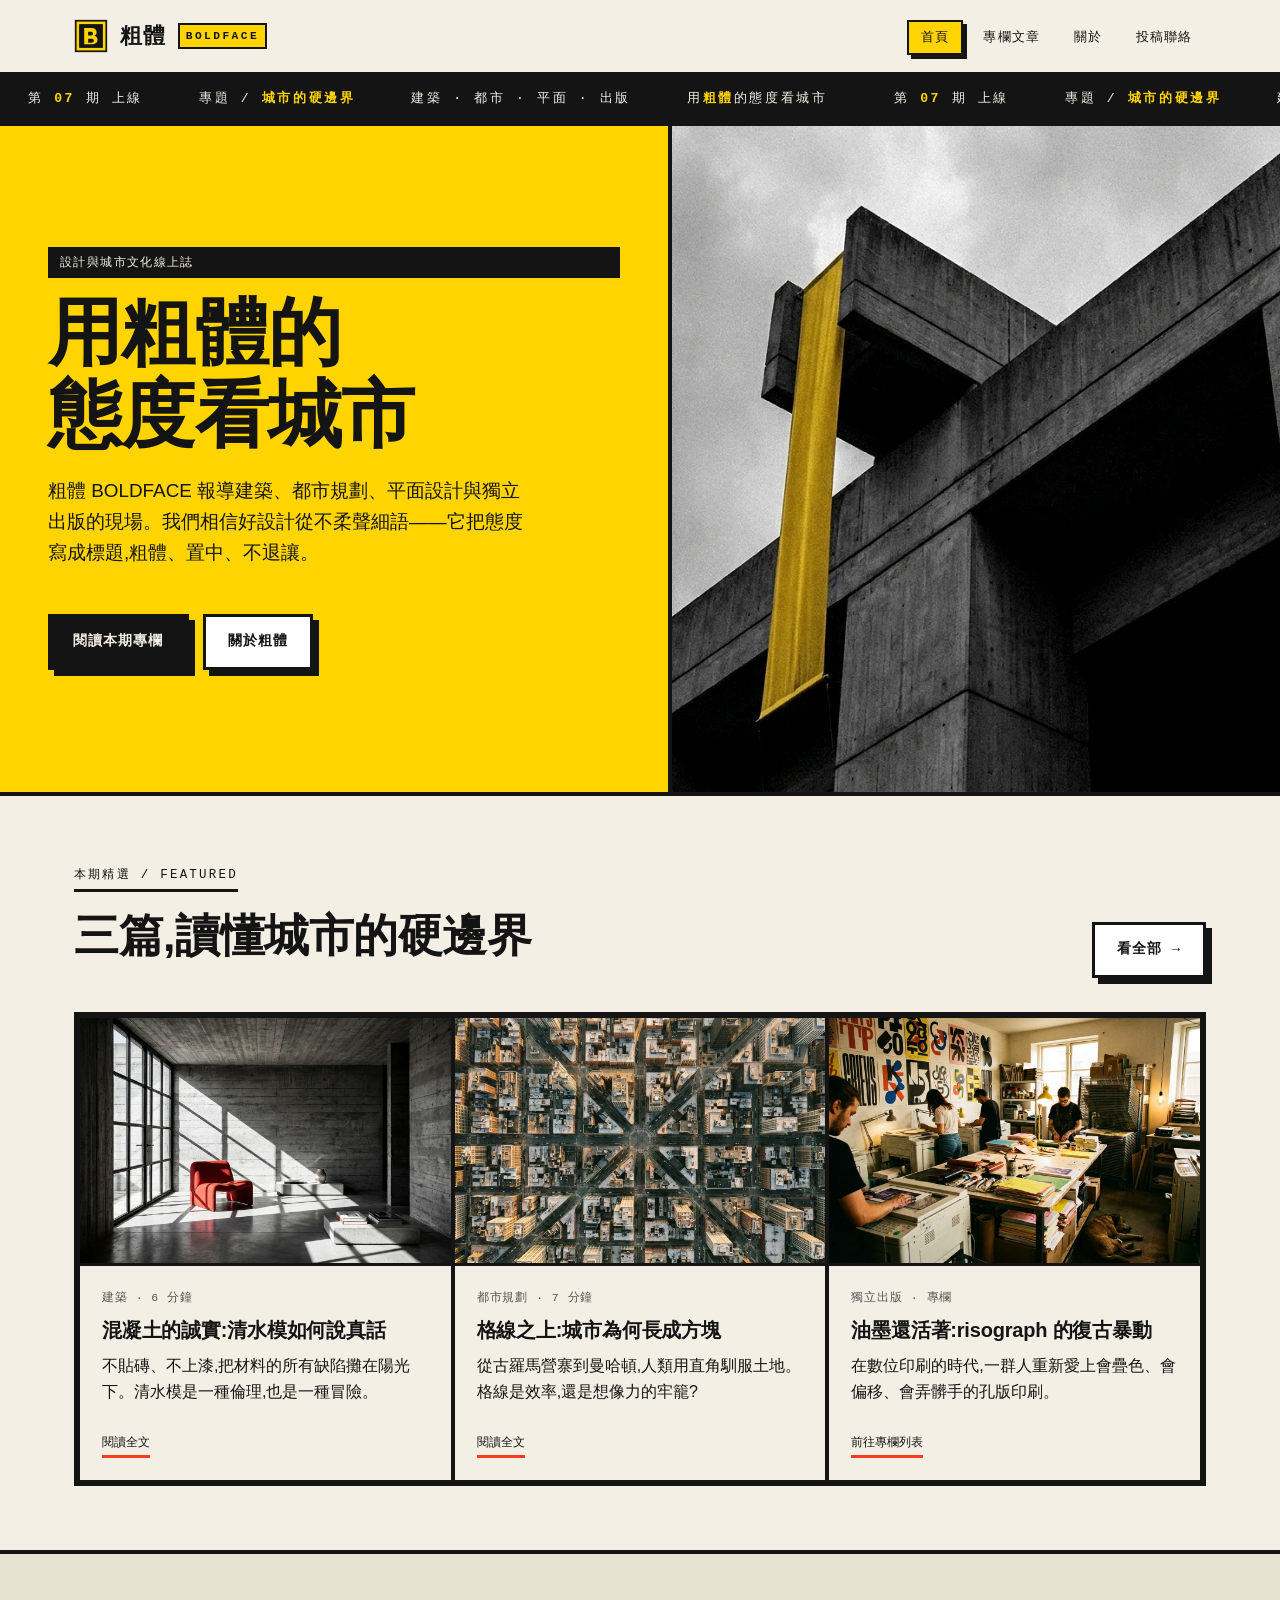
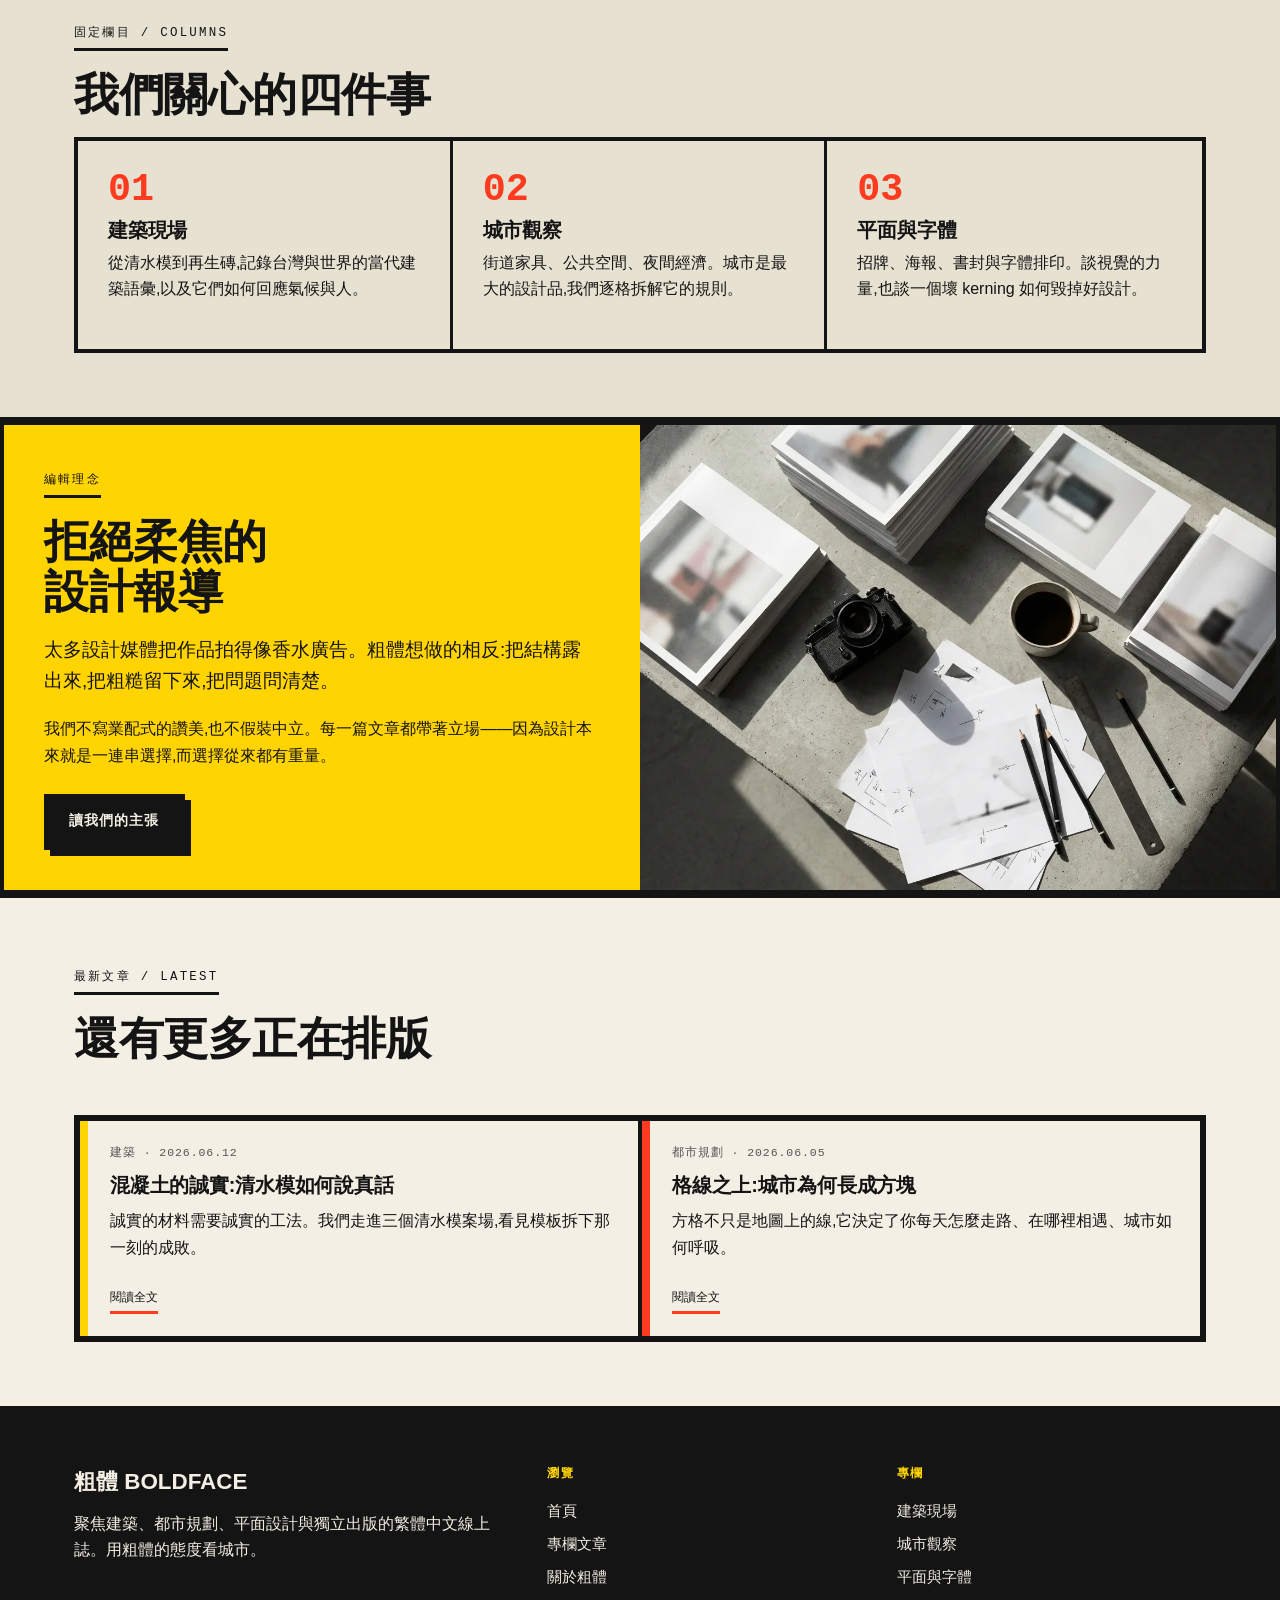
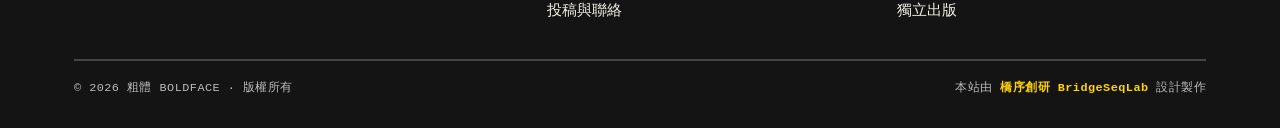
<file: index.html>
<!DOCTYPE html>
<html lang="zh-Hant">
<head>
<meta charset="UTF-8">
<meta name="viewport" content="width=device-width, initial-scale=1">
<title>粗體 BOLDFACE｜設計與城市文化線上誌</title>
<meta name="description" content="粗體 BOLDFACE 是一本聚焦建築、都市規劃、平面設計與獨立出版的繁體中文線上誌。我們用粗體的態度,報導城市裡值得被看見的設計現場。">
<meta name="keywords" content="設計誌,城市文化,建築設計,都市規劃,平面設計,字體排印,獨立出版,新粗獷主義">
<link rel="canonical" href="https://izzo24.github.io/boldface-mag/index.html">
<meta property="og:type" content="website">
<meta property="og:site_name" content="粗體 BOLDFACE">
<meta property="og:title" content="粗體 BOLDFACE｜設計與城市文化線上誌">
<meta property="og:description" content="聚焦建築、都市規劃、平面設計與獨立出版的繁體中文線上誌,用粗體的態度報導城市裡的設計現場。">
<meta property="og:url" content="https://izzo24.github.io/boldface-mag/index.html">
<meta property="og:image" content="https://izzo24.github.io/boldface-mag/images/hero.webp">
<meta name="twitter:card" content="summary_large_image">
<meta name="theme-color" content="#ffd400">
<link rel="icon" href="./logo.svg" type="image/svg+xml">
<link rel="stylesheet" href="./css/style.css">
<script type="application/ld+json">
{
  "@context":"https://schema.org",
  "@graph":[
    {
      "@type":"WebSite",
      "@id":"https://izzo24.github.io/boldface-mag/#website",
      "url":"https://izzo24.github.io/boldface-mag/",
      "name":"粗體 BOLDFACE",
      "inLanguage":"zh-Hant",
      "description":"聚焦建築、都市規劃、平面設計與獨立出版的繁體中文線上誌。",
      "publisher":{"@id":"https://izzo24.github.io/boldface-mag/#org"}
    },
    {
      "@type":"Organization",
      "@id":"https://izzo24.github.io/boldface-mag/#org",
      "name":"粗體 BOLDFACE",
      "url":"https://izzo24.github.io/boldface-mag/",
      "logo":"https://izzo24.github.io/boldface-mag/logo.svg",
      "slogan":"用粗體的態度看城市"
    },
    {
      "@type":"ItemList",
      "name":"本期精選",
      "itemListElement":[
        {"@type":"ListItem","position":1,"url":"https://izzo24.github.io/boldface-mag/article-concrete.html","name":"混凝土的誠實:清水模如何說真話"},
        {"@type":"ListItem","position":2,"url":"https://izzo24.github.io/boldface-mag/article-citygrid.html","name":"格線之上:城市為何長成方塊"},
        {"@type":"ListItem","position":3,"url":"https://izzo24.github.io/boldface-mag/articles.html","name":"全部專欄文章"}
      ]
    }
  ]
}
</script>
</head>
<body>
<a class="skip" href="#main">跳到主要內容</a>
<header class="site">
  <div class="wrap nav">
    <a class="brand" href="./index.html" aria-label="粗體 BOLDFACE 首頁">
      <svg width="34" height="34" viewBox="0 0 120 120" aria-hidden="true"><rect x="6" y="6" width="108" height="108" fill="#ffd400" stroke="#141414" stroke-width="6"/><rect x="18" y="18" width="84" height="84" fill="#141414"/><path d="M36 32h26c11 0 18 6 18 15 0 6-3 10-8 12 7 2 11 7 11 14 0 10-8 16-21 16H36V32zm14 13v13h9c5 0 8-2 8-6 0-5-3-7-9-7h-8zm0 25v14h11c6 0 9-3 9-7 0-5-4-7-10-7H50z" fill="#ffd400"/></svg>
      <span class="zh">粗體</span><span class="en">BOLDFACE</span>
    </a>
    <nav aria-label="主選單">
      <button class="navtoggle" aria-expanded="false" aria-controls="primary-menu">選單 ≡</button>
      <ul id="primary-menu">
        <li><a href="./index.html" aria-current="page">首頁</a></li>
        <li><a href="./articles.html">專欄文章</a></li>
        <li><a href="./about.html">關於</a></li>
        <li><a href="./contact.html">投稿聯絡</a></li>
      </ul>
    </nav>
  </div>
</header>

<div class="marquee" aria-hidden="true"><div>
  <span>第 <b>07</b> 期 上線</span><span>專題 / <b>城市的硬邊界</b></span><span>建築 · 都市 · 平面 · 出版</span><span>用<b>粗體</b>的態度看城市</span>
  <span>第 <b>07</b> 期 上線</span><span>專題 / <b>城市的硬邊界</b></span><span>建築 · 都市 · 平面 · 出版</span><span>用<b>粗體</b>的態度看城市</span>
</div></div>

<main id="main">
<!-- HERO -->
<section class="hero" style="padding:0">
  <div class="wrap" style="padding:0;max-width:none">
  <div class="hero-grid">
    <div class="hero-text">
      <span class="tag">設計與城市文化線上誌</span>
      <h1>用粗體的<br>態度看城市</h1>
      <p class="lead">粗體 BOLDFACE 報導建築、都市規劃、平面設計與獨立出版的現場。我們相信好設計從不柔聲細語——它把態度寫成標題,粗體、置中、不退讓。</p>
      <div class="hero-cta">
        <a class="btn solid" href="./articles.html">閱讀本期專欄</a>
        <a class="btn" href="./about.html">關於粗體</a>
      </div>
    </div>
    <div class="hero-media">
      <img src="./images/hero.webp" alt="清水模建築立面,強烈的硬邊光影,新粗獷主義風格" width="900" height="700">
    </div>
  </div>
  </div>
</section>

<!-- 精選 -->
<section>
  <div class="wrap">
    <div class="section-head">
      <div><span class="kicker">本期精選 / Featured</span><h2>三篇,讀懂城市的硬邊界</h2></div>
      <a class="btn" href="./articles.html">看全部 →</a>
    </div>
    <div class="cards">
      <a class="card" href="./article-concrete.html">
        <div class="thumb"><img src="./images/concrete.webp" alt="清水模住宅室內,板模痕跡的混凝土牆與一張紅色單椅" width="600" height="400"></div>
        <div class="body">
          <span class="meta">建築 · 6 分鐘</span>
          <h3>混凝土的誠實:清水模如何說真話</h3>
          <p>不貼磚、不上漆,把材料的所有缺陷攤在陽光下。清水模是一種倫理,也是一種冒險。</p>
          <span class="more">閱讀全文</span>
        </div>
      </a>
      <a class="card" href="./article-citygrid.html">
        <div class="thumb"><img src="./images/citygrid.webp" alt="高空俯瞰的城市方格街廓,規律的街道與街區" width="600" height="400"></div>
        <div class="body">
          <span class="meta">都市規劃 · 7 分鐘</span>
          <h3>格線之上:城市為何長成方塊</h3>
          <p>從古羅馬營寨到曼哈頓,人類用直角馴服土地。格線是效率,還是想像力的牢籠?</p>
          <span class="more">閱讀全文</span>
        </div>
      </a>
      <a class="card" href="./articles.html">
        <div class="thumb"><img src="./images/riso.webp" alt="獨立 risograph 印刷工作室,牆上貼滿粗體海報" width="600" height="400"></div>
        <div class="body">
          <span class="meta">獨立出版 · 專欄</span>
          <h3>油墨還活著:risograph 的復古暴動</h3>
          <p>在數位印刷的時代,一群人重新愛上會疊色、會偏移、會弄髒手的孔版印刷。</p>
          <span class="more">前往專欄列表</span>
        </div>
      </a>
    </div>
  </div>
</section>

<!-- 欄目 -->
<section style="background:var(--paper-2)">
  <div class="wrap">
    <span class="kicker">固定欄目 / Columns</span>
    <h2>我們關心的四件事</h2>
    <div class="feature-row">
      <div class="feature"><div class="num">01</div><h3>建築現場</h3><p>從清水模到再生磚,記錄台灣與世界的當代建築語彙,以及它們如何回應氣候與人。</p></div>
      <div class="feature"><div class="num">02</div><h3>城市觀察</h3><p>街道家具、公共空間、夜間經濟。城市是最大的設計品,我們逐格拆解它的規則。</p></div>
      <div class="feature"><div class="num">03</div><h3>平面與字體</h3><p>招牌、海報、書封與字體排印。談視覺的力量,也談一個壞 kerning 如何毀掉好設計。</p></div>
    </div>
  </div>
</section>

<!-- 理念 split -->
<section style="padding:0">
  <div class="wrap" style="padding:0;max-width:none">
  <div class="split">
    <div class="pane fill">
      <span class="kicker">編輯理念</span>
      <h2>拒絕柔焦的<br>設計報導</h2>
      <p class="lead">太多設計媒體把作品拍得像香水廣告。粗體想做的相反:把結構露出來,把粗糙留下來,把問題問清楚。</p>
      <p>我們不寫業配式的讚美,也不假裝中立。每一篇文章都帶著立場——因為設計本來就是一連串選擇,而選擇從來都有重量。</p>
      <a class="btn solid" href="./about.html" style="margin-top:8px">讀我們的主張</a>
    </div>
    <div class="pane media"><img src="./images/desk.webp" alt="編輯部桌面,堆疊的設計雜誌、底片相機與印刷打樣" width="800" height="600"></div>
  </div>
  </div>
</section>

<!-- 最新 -->
<section>
  <div class="wrap">
    <div class="section-head"><div><span class="kicker">最新文章 / Latest</span><h2>還有更多正在排版</h2></div></div>
    <div class="cards two">
      <a class="card" href="./article-concrete.html">
        <div class="body" style="border-left:8px solid var(--accent)">
          <span class="meta">建築 · 2026.06.12</span>
          <h3>混凝土的誠實:清水模如何說真話</h3>
          <p>誠實的材料需要誠實的工法。我們走進三個清水模案場,看見模板拆下那一刻的成敗。</p>
          <span class="more">閱讀全文</span>
        </div>
      </a>
      <a class="card" href="./article-citygrid.html">
        <div class="body" style="border-left:8px solid var(--accent-2)">
          <span class="meta">都市規劃 · 2026.06.05</span>
          <h3>格線之上:城市為何長成方塊</h3>
          <p>方格不只是地圖上的線,它決定了你每天怎麼走路、在哪裡相遇、城市如何呼吸。</p>
          <span class="more">閱讀全文</span>
        </div>
      </a>
    </div>
  </div>
</section>
</main>

<footer class="site">
  <div class="wrap">
    <div class="cols">
      <div>
        <div class="fbrand">粗體 BOLDFACE</div>
        <p>聚焦建築、都市規劃、平面設計與獨立出版的繁體中文線上誌。用粗體的態度看城市。</p>
      </div>
      <div>
        <h4>瀏覽</h4>
        <ul>
          <li><a href="./index.html">首頁</a></li>
          <li><a href="./articles.html">專欄文章</a></li>
          <li><a href="./about.html">關於粗體</a></li>
          <li><a href="./contact.html">投稿與聯絡</a></li>
        </ul>
      </div>
      <div>
        <h4>專欄</h4>
        <ul>
          <li><a href="./article-concrete.html">建築現場</a></li>
          <li><a href="./article-citygrid.html">城市觀察</a></li>
          <li><a href="./articles.html">平面與字體</a></li>
          <li><a href="./articles.html">獨立出版</a></li>
        </ul>
      </div>
    </div>
    <div class="colophon">
      <span>© <span id="year">2026</span> 粗體 BOLDFACE · 版權所有</span>
      <span>本站由 <b>橋序創研 BridgeSeqLab</b> 設計製作</span>
    </div>
  </div>
</footer>
<script src="./js/main.js"></script>
</body>
</html>
</file>
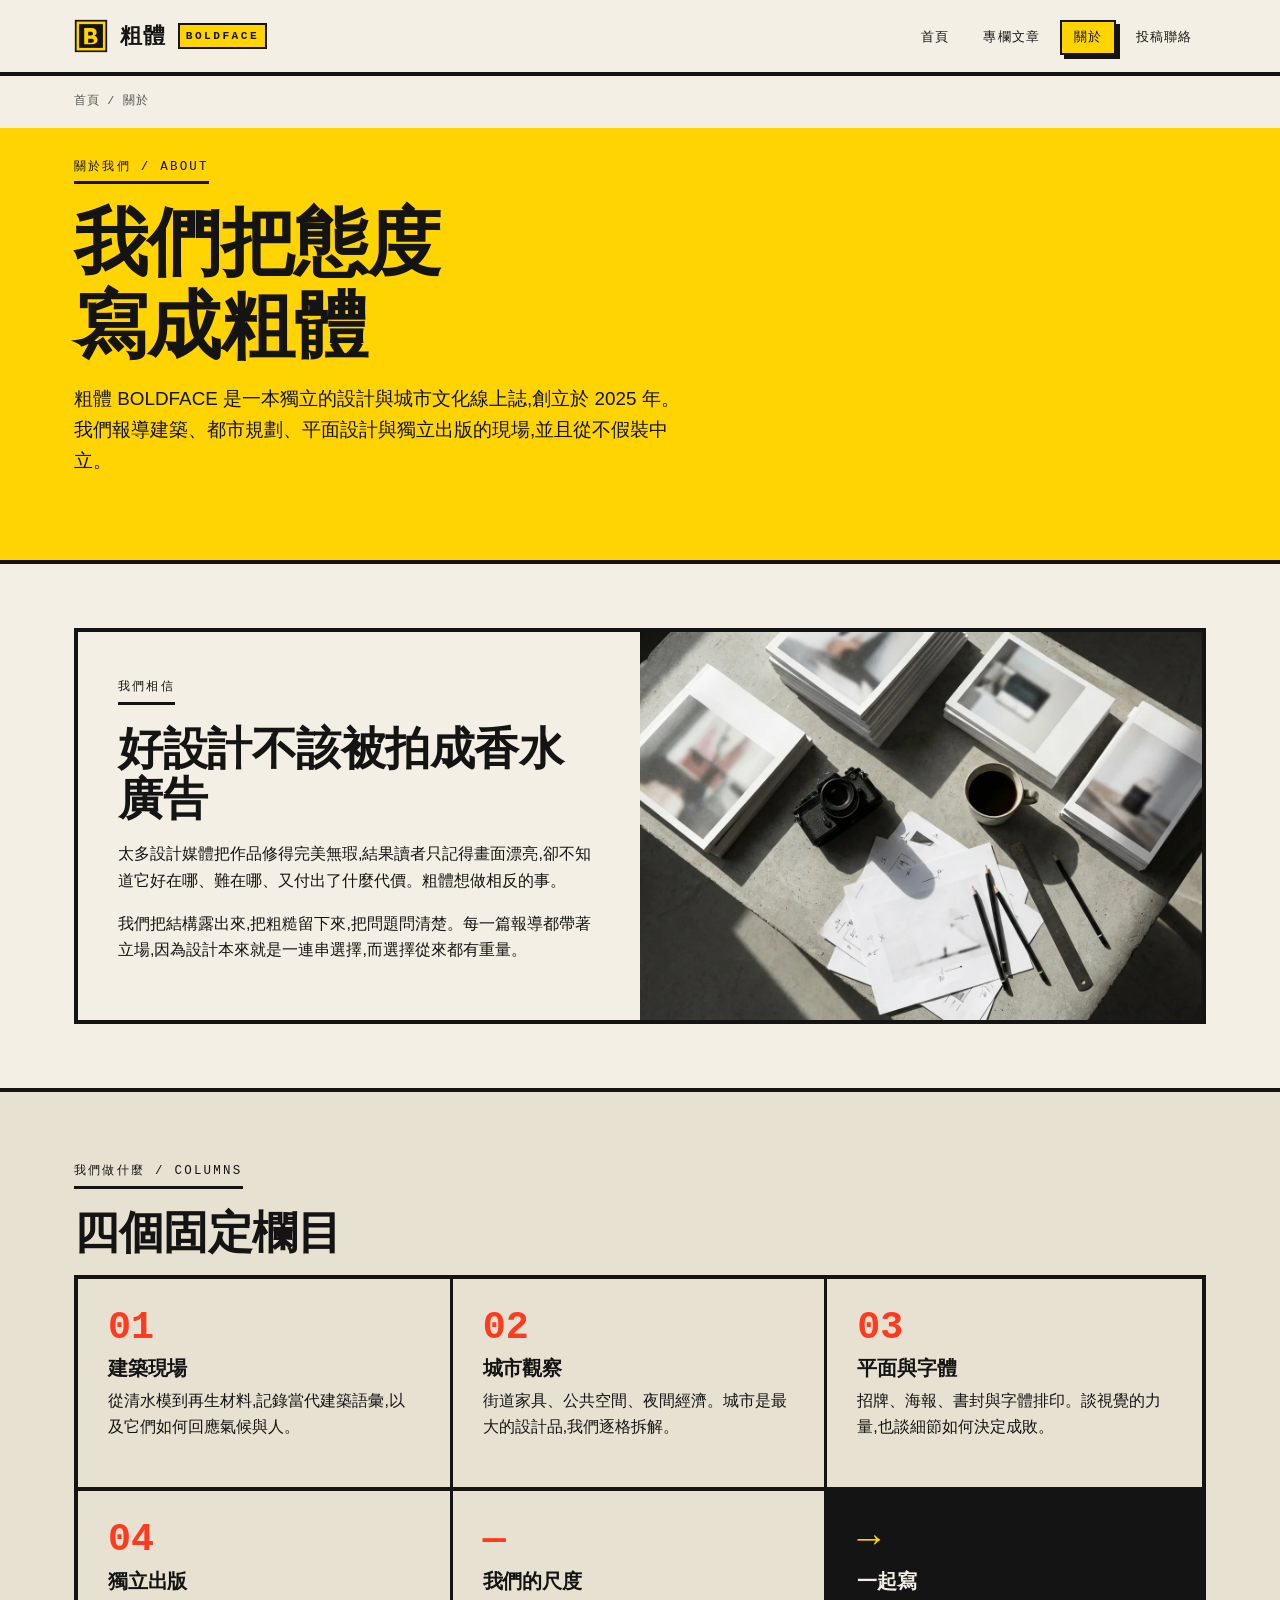
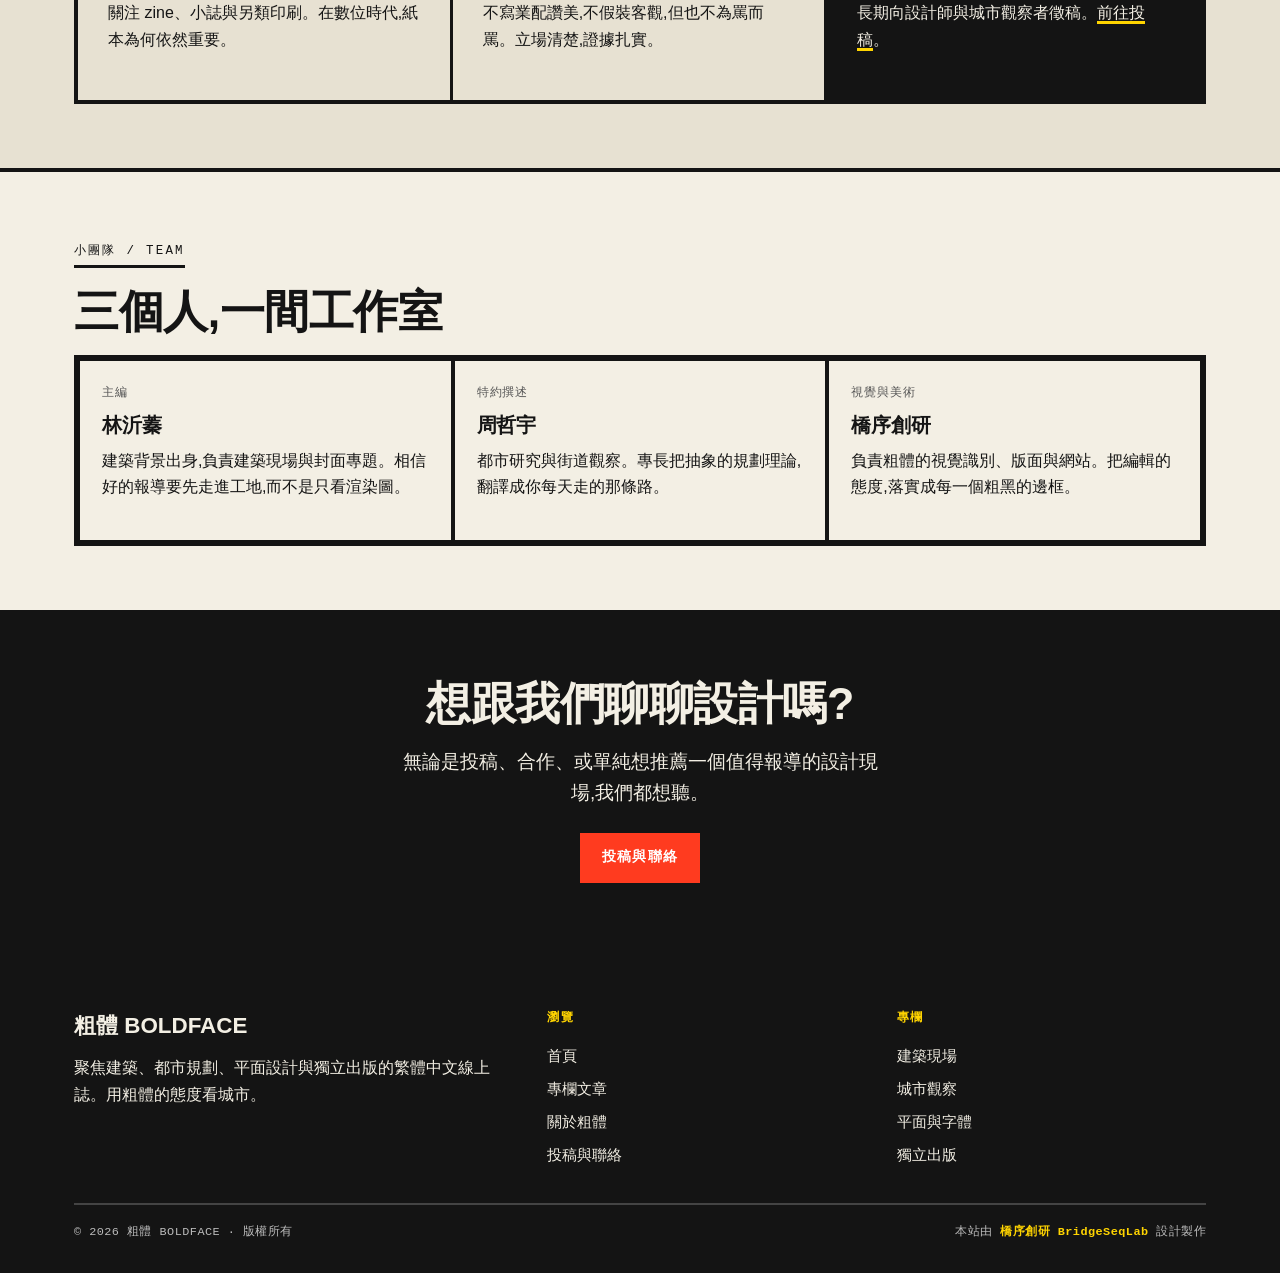
<file: about.html>
<!DOCTYPE html>
<html lang="zh-Hant">
<head>
<meta charset="UTF-8">
<meta name="viewport" content="width=device-width, initial-scale=1">
<title>關於粗體｜BOLDFACE 編輯理念與團隊</title>
<meta name="description" content="粗體 BOLDFACE 是一本獨立的設計與城市文化線上誌。認識我們的編輯理念、固定欄目與背後的小團隊——拒絕柔焦,堅持帶著立場的設計報導。">
<meta name="keywords" content="關於粗體,獨立設計媒體,編輯理念,設計團隊,設計評論,城市文化媒體">
<link rel="canonical" href="https://izzo24.github.io/boldface-mag/about.html">
<meta property="og:type" content="website">
<meta property="og:site_name" content="粗體 BOLDFACE">
<meta property="og:title" content="關於粗體｜BOLDFACE 編輯理念與團隊">
<meta property="og:description" content="拒絕柔焦,堅持帶著立場的設計報導。認識粗體的理念與團隊。">
<meta property="og:url" content="https://izzo24.github.io/boldface-mag/about.html">
<meta property="og:image" content="https://izzo24.github.io/boldface-mag/images/desk.webp">
<meta name="twitter:card" content="summary_large_image">
<meta name="theme-color" content="#ffd400">
<link rel="icon" href="./logo.svg" type="image/svg+xml">
<link rel="stylesheet" href="./css/style.css">
<script type="application/ld+json">
{
  "@context":"https://schema.org",
  "@graph":[
    {
      "@type":"AboutPage",
      "name":"關於粗體 BOLDFACE",
      "inLanguage":"zh-Hant",
      "url":"https://izzo24.github.io/boldface-mag/about.html",
      "isPartOf":{"@id":"https://izzo24.github.io/boldface-mag/#website"}
    },
    {
      "@type":"Organization",
      "name":"粗體 BOLDFACE",
      "url":"https://izzo24.github.io/boldface-mag/",
      "logo":"https://izzo24.github.io/boldface-mag/logo.svg",
      "foundingDate":"2025",
      "slogan":"用粗體的態度看城市",
      "description":"聚焦建築、都市規劃、平面設計與獨立出版的繁體中文線上誌。"
    },
    {
      "@type":"BreadcrumbList",
      "itemListElement":[
        {"@type":"ListItem","position":1,"name":"首頁","item":"https://izzo24.github.io/boldface-mag/index.html"},
        {"@type":"ListItem","position":2,"name":"關於","item":"https://izzo24.github.io/boldface-mag/about.html"}
      ]
    }
  ]
}
</script>
</head>
<body>
<a class="skip" href="#main">跳到主要內容</a>
<header class="site">
  <div class="wrap nav">
    <a class="brand" href="./index.html" aria-label="粗體 BOLDFACE 首頁">
      <svg width="34" height="34" viewBox="0 0 120 120" aria-hidden="true"><rect x="6" y="6" width="108" height="108" fill="#ffd400" stroke="#141414" stroke-width="6"/><rect x="18" y="18" width="84" height="84" fill="#141414"/><path d="M36 32h26c11 0 18 6 18 15 0 6-3 10-8 12 7 2 11 7 11 14 0 10-8 16-21 16H36V32zm14 13v13h9c5 0 8-2 8-6 0-5-3-7-9-7h-8zm0 25v14h11c6 0 9-3 9-7 0-5-4-7-10-7H50z" fill="#ffd400"/></svg>
      <span class="zh">粗體</span><span class="en">BOLDFACE</span>
    </a>
    <nav aria-label="主選單">
      <button class="navtoggle" aria-expanded="false" aria-controls="primary-menu">選單 ≡</button>
      <ul id="primary-menu">
        <li><a href="./index.html">首頁</a></li>
        <li><a href="./articles.html">專欄文章</a></li>
        <li><a href="./about.html" aria-current="page">關於</a></li>
        <li><a href="./contact.html">投稿聯絡</a></li>
      </ul>
    </nav>
  </div>
</header>

<main id="main">
<div class="wrap"><nav class="crumbs" aria-label="麵包屑"><a href="./index.html">首頁</a> / 關於</nav></div>

<section style="padding-top:24px;background:var(--accent)">
  <div class="wrap">
    <span class="kicker">關於我們 / About</span>
    <h1>我們把態度<br>寫成粗體</h1>
    <p class="lead" style="max-width:58ch;margin-top:16px">粗體 BOLDFACE 是一本獨立的設計與城市文化線上誌,創立於 2025 年。我們報導建築、都市規劃、平面設計與獨立出版的現場,並且從不假裝中立。</p>
  </div>
</section>

<section>
  <div class="wrap">
    <div class="split">
      <div class="pane">
        <span class="kicker">我們相信</span>
        <h2>好設計不該被拍成香水廣告</h2>
        <p>太多設計媒體把作品修得完美無瑕,結果讀者只記得畫面漂亮,卻不知道它好在哪、難在哪、又付出了什麼代價。粗體想做相反的事。</p>
        <p>我們把結構露出來,把粗糙留下來,把問題問清楚。每一篇報導都帶著立場,因為設計本來就是一連串選擇,而選擇從來都有重量。</p>
      </div>
      <div class="pane media"><img src="./images/desk.webp" alt="粗體編輯部桌面,堆疊的設計雜誌、底片相機與印刷打樣" width="800" height="600"></div>
    </div>
  </div>
</section>

<section style="background:var(--paper-2)">
  <div class="wrap">
    <span class="kicker">我們做什麼 / Columns</span>
    <h2>四個固定欄目</h2>
    <div class="feature-row">
      <div class="feature"><div class="num">01</div><h3>建築現場</h3><p>從清水模到再生材料,記錄當代建築語彙,以及它們如何回應氣候與人。</p></div>
      <div class="feature"><div class="num">02</div><h3>城市觀察</h3><p>街道家具、公共空間、夜間經濟。城市是最大的設計品,我們逐格拆解。</p></div>
      <div class="feature"><div class="num">03</div><h3>平面與字體</h3><p>招牌、海報、書封與字體排印。談視覺的力量,也談細節如何決定成敗。</p></div>
    </div>
    <div class="feature-row" style="border-top:none">
      <div class="feature"><div class="num">04</div><h3>獨立出版</h3><p>關注 zine、小誌與另類印刷。在數位時代,紙本為何依然重要。</p></div>
      <div class="feature"><div class="num">—</div><h3>我們的尺度</h3><p>不寫業配讚美,不假裝客觀,但也不為罵而罵。立場清楚,證據扎實。</p></div>
      <div class="feature" style="background:var(--ink);color:var(--paper)"><div class="num" style="color:var(--accent)">→</div><h3>一起寫</h3><p>長期向設計師與城市觀察者徵稿。<a href="./contact.html" style="border-bottom:3px solid var(--accent)">前往投稿</a>。</p></div>
    </div>
  </div>
</section>

<section>
  <div class="wrap">
    <span class="kicker">小團隊 / Team</span>
    <h2>三個人,一間工作室</h2>
    <div class="cards">
      <div class="card"><div class="body"><span class="meta">主編</span><h3>林沂蓁</h3><p>建築背景出身,負責建築現場與封面專題。相信好的報導要先走進工地,而不是只看渲染圖。</p></div></div>
      <div class="card"><div class="body"><span class="meta">特約撰述</span><h3>周哲宇</h3><p>都市研究與街道觀察。專長把抽象的規劃理論,翻譯成你每天走的那條路。</p></div></div>
      <div class="card"><div class="body"><span class="meta">視覺與美術</span><h3>橋序創研</h3><p>負責粗體的視覺識別、版面與網站。把編輯的態度,落實成每一個粗黑的邊框。</p></div></div>
    </div>
  </div>
</section>

<section style="background:var(--ink);color:var(--paper)">
  <div class="wrap" style="text-align:center">
    <h2 style="color:var(--paper)">想跟我們聊聊設計嗎?</h2>
    <p class="lead" style="max-width:46ch;margin:0 auto 22px">無論是投稿、合作、或單純想推薦一個值得報導的設計現場,我們都想聽。</p>
    <a class="btn red" href="./contact.html">投稿與聯絡</a>
  </div>
</section>
</main>

<footer class="site">
  <div class="wrap">
    <div class="cols">
      <div>
        <div class="fbrand">粗體 BOLDFACE</div>
        <p>聚焦建築、都市規劃、平面設計與獨立出版的繁體中文線上誌。用粗體的態度看城市。</p>
      </div>
      <div>
        <h4>瀏覽</h4>
        <ul>
          <li><a href="./index.html">首頁</a></li>
          <li><a href="./articles.html">專欄文章</a></li>
          <li><a href="./about.html">關於粗體</a></li>
          <li><a href="./contact.html">投稿與聯絡</a></li>
        </ul>
      </div>
      <div>
        <h4>專欄</h4>
        <ul>
          <li><a href="./article-concrete.html">建築現場</a></li>
          <li><a href="./article-citygrid.html">城市觀察</a></li>
          <li><a href="./articles.html">平面與字體</a></li>
          <li><a href="./articles.html">獨立出版</a></li>
        </ul>
      </div>
    </div>
    <div class="colophon">
      <span>© <span id="year">2026</span> 粗體 BOLDFACE · 版權所有</span>
      <span>本站由 <b>橋序創研 BridgeSeqLab</b> 設計製作</span>
    </div>
  </div>
</footer>
<script src="./js/main.js"></script>
</body>
</html>
</file>
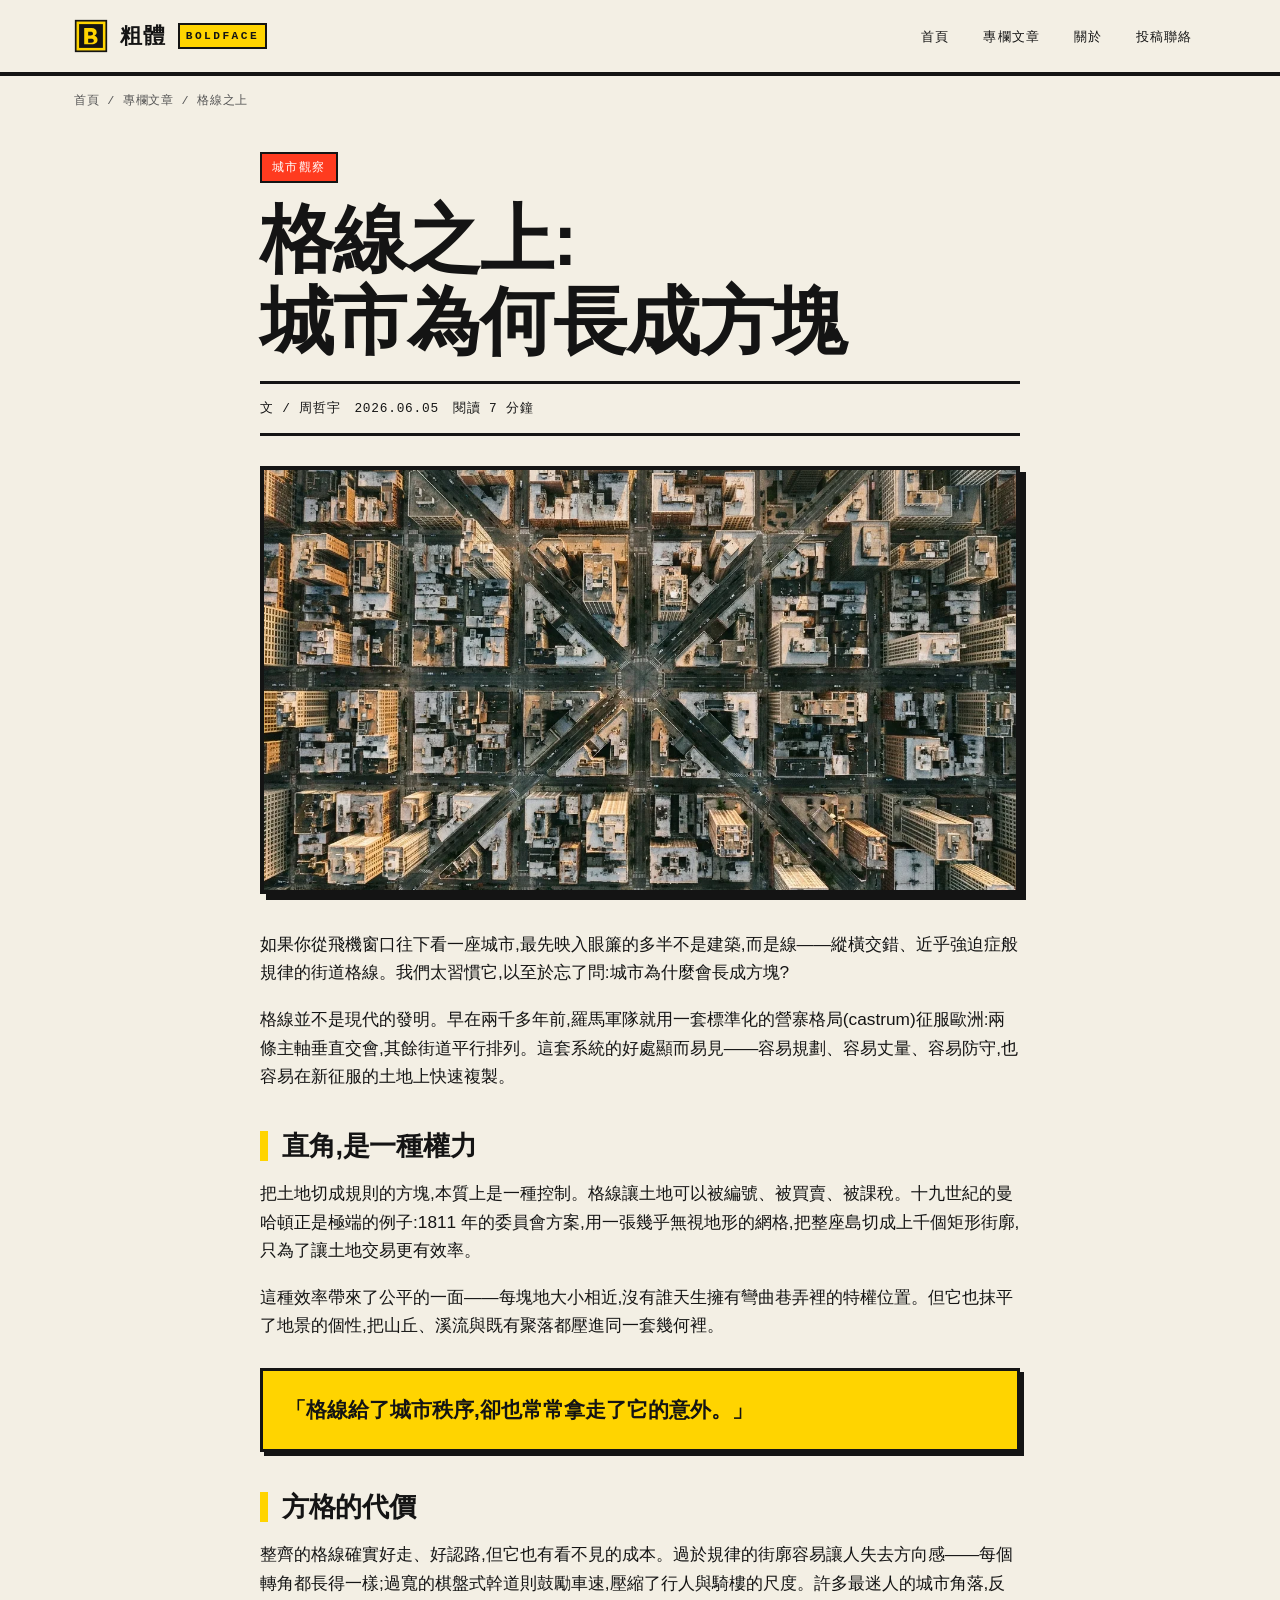
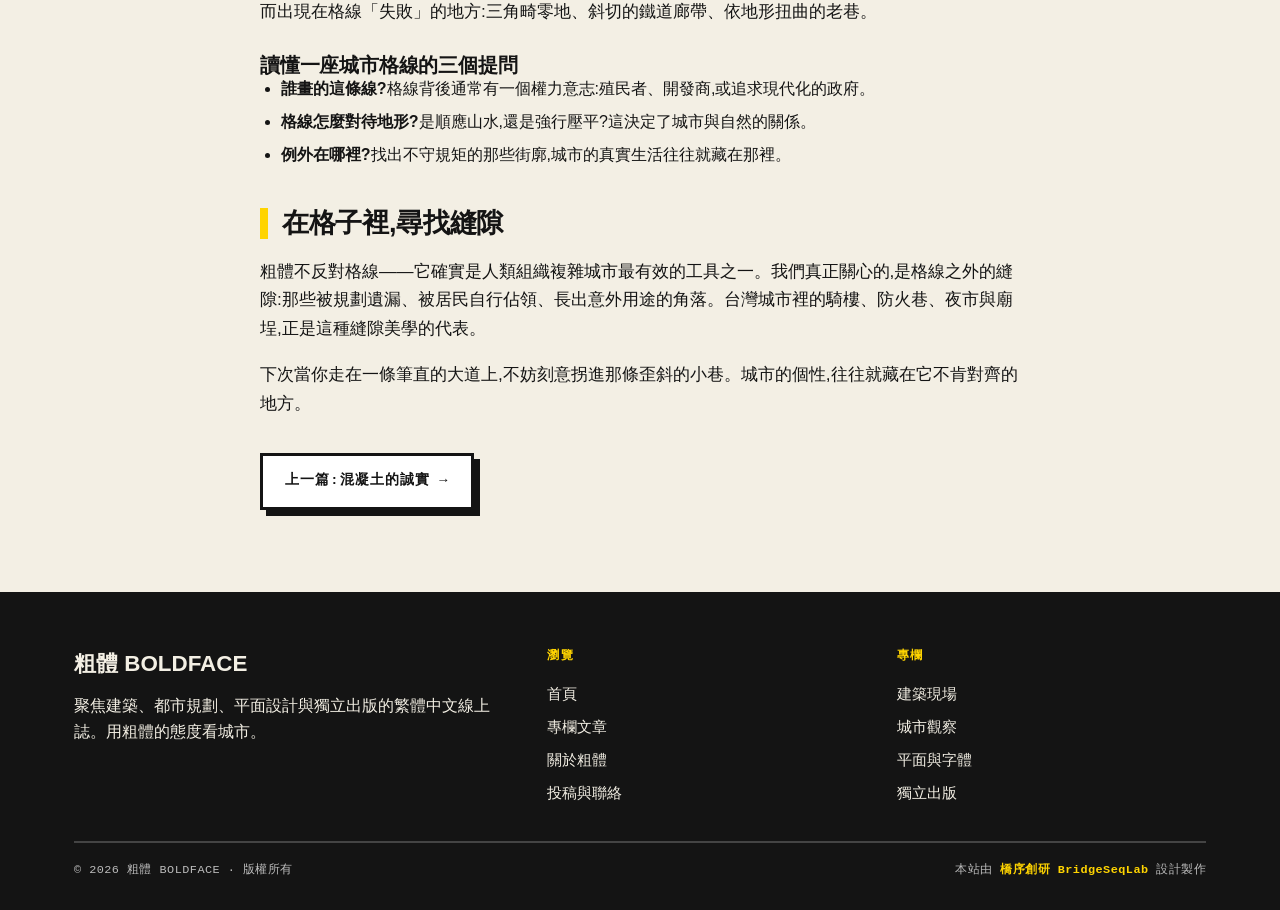
<file: article-citygrid.html>
<!DOCTYPE html>
<html lang="zh-Hant">
<head>
<meta charset="UTF-8">
<meta name="viewport" content="width=device-width, initial-scale=1">
<title>格線之上:城市為何長成方塊｜粗體 BOLDFACE</title>
<meta name="description" content="從古羅馬營寨到曼哈頓,人類用直角馴服土地。粗體談城市方格的歷史與代價:格線是效率與公平,還是想像力的牢籠?">
<meta name="keywords" content="城市格線,棋盤式街道,都市規劃,街廓,曼哈頓,網格系統,城市設計">
<link rel="canonical" href="https://izzo24.github.io/boldface-mag/article-citygrid.html">
<meta property="og:type" content="article">
<meta property="og:site_name" content="粗體 BOLDFACE">
<meta property="og:title" content="格線之上:城市為何長成方塊">
<meta property="og:description" content="從古羅馬營寨到曼哈頓,人類用直角馴服土地。格線是效率,還是想像力的牢籠?">
<meta property="og:url" content="https://izzo24.github.io/boldface-mag/article-citygrid.html">
<meta property="og:image" content="https://izzo24.github.io/boldface-mag/images/citygrid.webp">
<meta name="twitter:card" content="summary_large_image">
<meta name="theme-color" content="#ffd400">
<link rel="icon" href="./logo.svg" type="image/svg+xml">
<link rel="stylesheet" href="./css/style.css">
<script type="application/ld+json">
{
  "@context":"https://schema.org",
  "@graph":[
    {
      "@type":"Article",
      "headline":"格線之上:城市為何長成方塊",
      "description":"從古羅馬營寨到曼哈頓,人類用直角馴服土地。談城市方格的歷史、效率與代價。",
      "inLanguage":"zh-Hant",
      "image":"https://izzo24.github.io/boldface-mag/images/citygrid.webp",
      "datePublished":"2026-06-05",
      "dateModified":"2026-06-05",
      "author":{"@type":"Person","name":"周哲宇"},
      "publisher":{"@type":"Organization","name":"粗體 BOLDFACE","logo":{"@type":"ImageObject","url":"https://izzo24.github.io/boldface-mag/logo.svg"}},
      "mainEntityOfPage":"https://izzo24.github.io/boldface-mag/article-citygrid.html",
      "articleSection":"城市觀察"
    },
    {
      "@type":"BreadcrumbList",
      "itemListElement":[
        {"@type":"ListItem","position":1,"name":"首頁","item":"https://izzo24.github.io/boldface-mag/index.html"},
        {"@type":"ListItem","position":2,"name":"專欄文章","item":"https://izzo24.github.io/boldface-mag/articles.html"},
        {"@type":"ListItem","position":3,"name":"格線之上","item":"https://izzo24.github.io/boldface-mag/article-citygrid.html"}
      ]
    }
  ]
}
</script>
</head>
<body>
<a class="skip" href="#main">跳到主要內容</a>
<header class="site">
  <div class="wrap nav">
    <a class="brand" href="./index.html" aria-label="粗體 BOLDFACE 首頁">
      <svg width="34" height="34" viewBox="0 0 120 120" aria-hidden="true"><rect x="6" y="6" width="108" height="108" fill="#ffd400" stroke="#141414" stroke-width="6"/><rect x="18" y="18" width="84" height="84" fill="#141414"/><path d="M36 32h26c11 0 18 6 18 15 0 6-3 10-8 12 7 2 11 7 11 14 0 10-8 16-21 16H36V32zm14 13v13h9c5 0 8-2 8-6 0-5-3-7-9-7h-8zm0 25v14h11c6 0 9-3 9-7 0-5-4-7-10-7H50z" fill="#ffd400"/></svg>
      <span class="zh">粗體</span><span class="en">BOLDFACE</span>
    </a>
    <nav aria-label="主選單">
      <button class="navtoggle" aria-expanded="false" aria-controls="primary-menu">選單 ≡</button>
      <ul id="primary-menu">
        <li><a href="./index.html">首頁</a></li>
        <li><a href="./articles.html">專欄文章</a></li>
        <li><a href="./about.html">關於</a></li>
        <li><a href="./contact.html">投稿聯絡</a></li>
      </ul>
    </nav>
  </div>
</header>

<main id="main">
<div class="wrap"><nav class="crumbs" aria-label="麵包屑"><a href="./index.html">首頁</a> / <a href="./articles.html">專欄文章</a> / 格線之上</nav></div>

<article class="article" style="padding:24px 0 64px">
  <span class="tag red">城市觀察</span>
  <h1 style="margin:16px 0 18px">格線之上:<br>城市為何長成方塊</h1>
  <div class="byline">
    <span>文 / 周哲宇</span><span>2026.06.05</span><span>閱讀 7 分鐘</span>
  </div>
  <div class="hero-img"><img src="./images/citygrid.webp" alt="高空俯瞰的城市方格街廓,規律排列的街道與街區" width="900" height="506"></div>

  <div class="article-body">
    <p class="lead">如果你從飛機窗口往下看一座城市,最先映入眼簾的多半不是建築,而是線——縱橫交錯、近乎強迫症般規律的街道格線。我們太習慣它,以至於忘了問:城市為什麼會長成方塊?</p>

    <p>格線並不是現代的發明。早在兩千多年前,羅馬軍隊就用一套標準化的營寨格局(castrum)征服歐洲:兩條主軸垂直交會,其餘街道平行排列。這套系統的好處顯而易見——容易規劃、容易丈量、容易防守,也容易在新征服的土地上快速複製。</p>

    <h2>直角,是一種權力</h2>
    <p>把土地切成規則的方塊,本質上是一種控制。格線讓土地可以被編號、被買賣、被課稅。十九世紀的曼哈頓正是極端的例子:1811 年的委員會方案,用一張幾乎無視地形的網格,把整座島切成上千個矩形街廓,只為了讓土地交易更有效率。</p>
    <p>這種效率帶來了公平的一面——每塊地大小相近,沒有誰天生擁有彎曲巷弄裡的特權位置。但它也抹平了地景的個性,把山丘、溪流與既有聚落都壓進同一套幾何裡。</p>

    <blockquote>「格線給了城市秩序,卻也常常拿走了它的意外。」</blockquote>

    <h2>方格的代價</h2>
    <p>整齊的格線確實好走、好認路,但它也有看不見的成本。過於規律的街廓容易讓人失去方向感——每個轉角都長得一樣;過寬的棋盤式幹道則鼓勵車速,壓縮了行人與騎樓的尺度。許多最迷人的城市角落,反而出現在格線「失敗」的地方:三角畸零地、斜切的鐵道廊帶、依地形扭曲的老巷。</p>

    <h3>讀懂一座城市格線的三個提問</h3>
    <ul>
      <li><strong>誰畫的這條線?</strong>格線背後通常有一個權力意志:殖民者、開發商,或追求現代化的政府。</li>
      <li><strong>格線怎麼對待地形?</strong>是順應山水,還是強行壓平?這決定了城市與自然的關係。</li>
      <li><strong>例外在哪裡?</strong>找出不守規矩的那些街廓,城市的真實生活往往就藏在那裡。</li>
    </ul>

    <h2>在格子裡,尋找縫隙</h2>
    <p>粗體不反對格線——它確實是人類組織複雜城市最有效的工具之一。我們真正關心的,是格線之外的縫隙:那些被規劃遺漏、被居民自行佔領、長出意外用途的角落。台灣城市裡的騎樓、防火巷、夜市與廟埕,正是這種縫隙美學的代表。</p>
    <p>下次當你走在一條筆直的大道上,不妨刻意拐進那條歪斜的小巷。城市的個性,往往就藏在它不肯對齊的地方。</p>

    <p style="margin-top:36px"><a class="btn" href="./article-concrete.html">上一篇:混凝土的誠實 →</a></p>
  </div>
</article>
</main>

<footer class="site">
  <div class="wrap">
    <div class="cols">
      <div>
        <div class="fbrand">粗體 BOLDFACE</div>
        <p>聚焦建築、都市規劃、平面設計與獨立出版的繁體中文線上誌。用粗體的態度看城市。</p>
      </div>
      <div>
        <h4>瀏覽</h4>
        <ul>
          <li><a href="./index.html">首頁</a></li>
          <li><a href="./articles.html">專欄文章</a></li>
          <li><a href="./about.html">關於粗體</a></li>
          <li><a href="./contact.html">投稿與聯絡</a></li>
        </ul>
      </div>
      <div>
        <h4>專欄</h4>
        <ul>
          <li><a href="./article-concrete.html">建築現場</a></li>
          <li><a href="./article-citygrid.html">城市觀察</a></li>
          <li><a href="./articles.html">平面與字體</a></li>
          <li><a href="./articles.html">獨立出版</a></li>
        </ul>
      </div>
    </div>
    <div class="colophon">
      <span>© <span id="year">2026</span> 粗體 BOLDFACE · 版權所有</span>
      <span>本站由 <b>橋序創研 BridgeSeqLab</b> 設計製作</span>
    </div>
  </div>
</footer>
<script src="./js/main.js"></script>
</body>
</html>
</file>
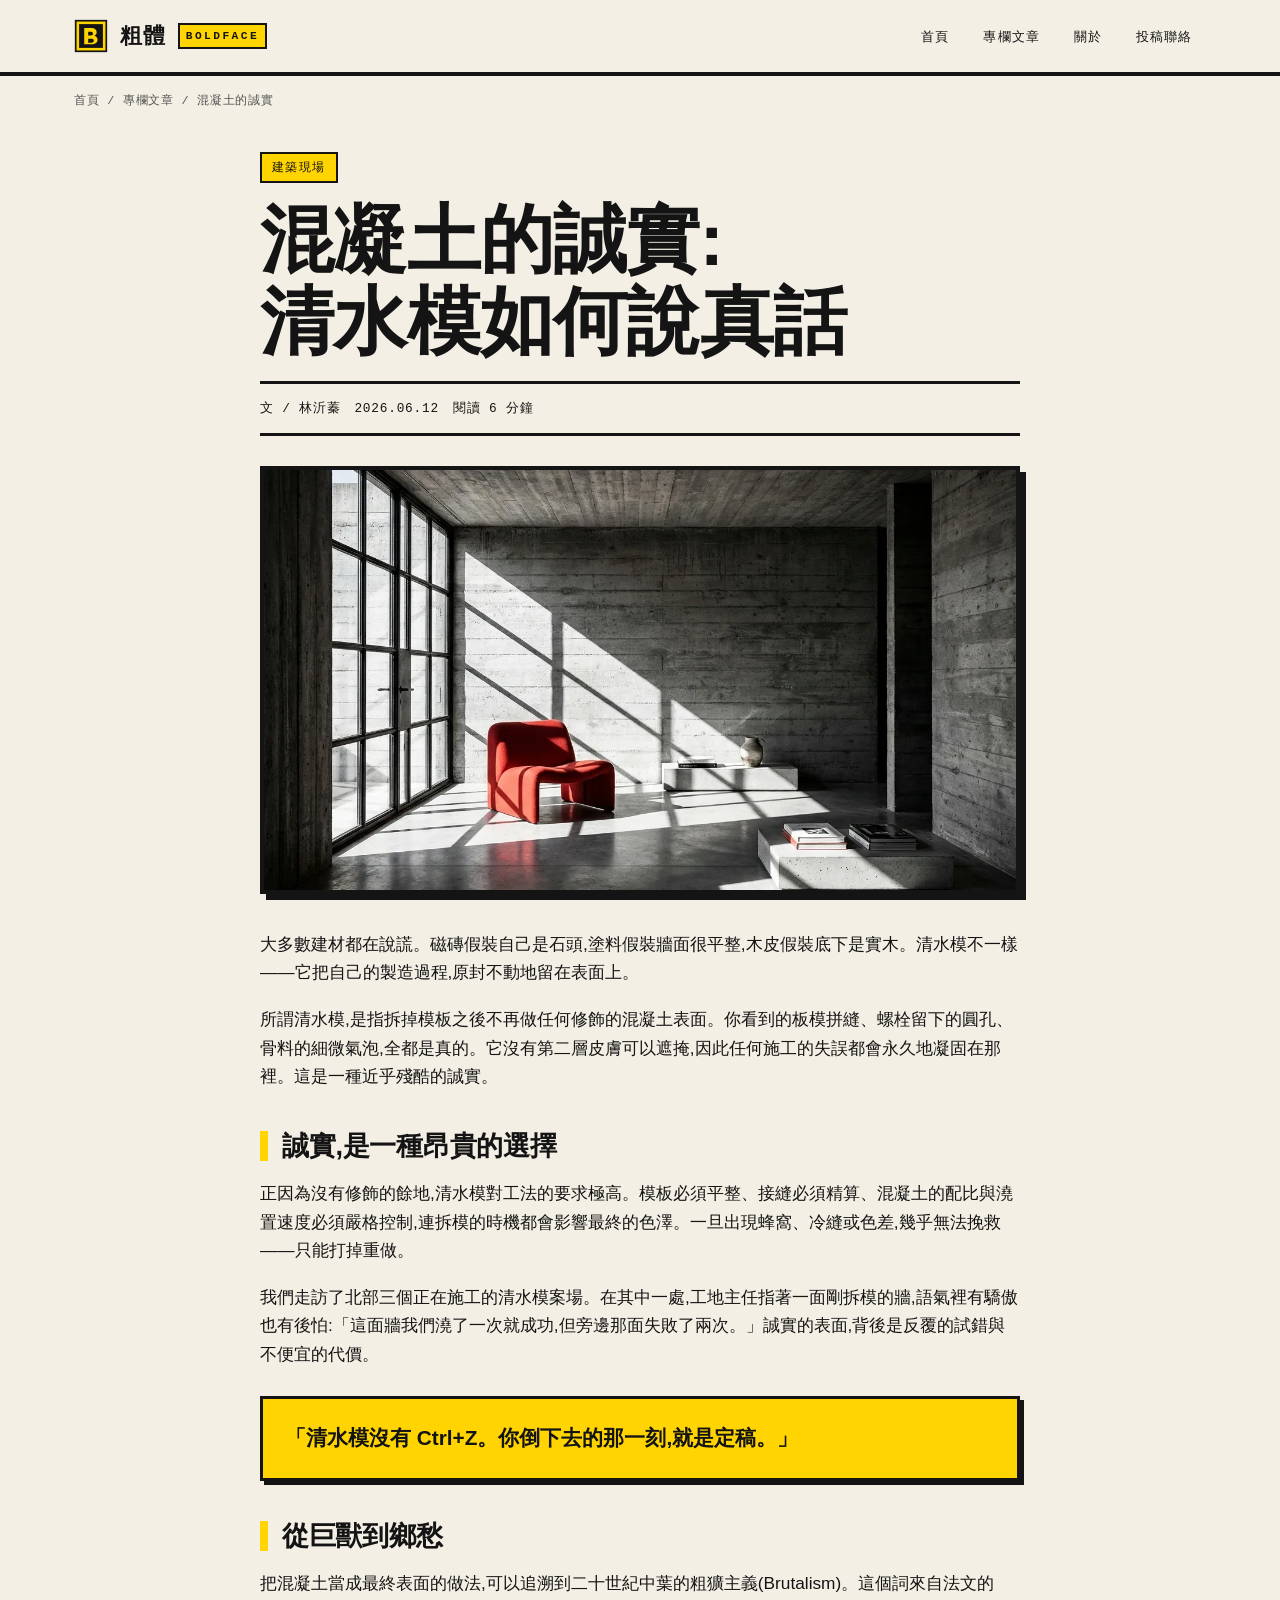
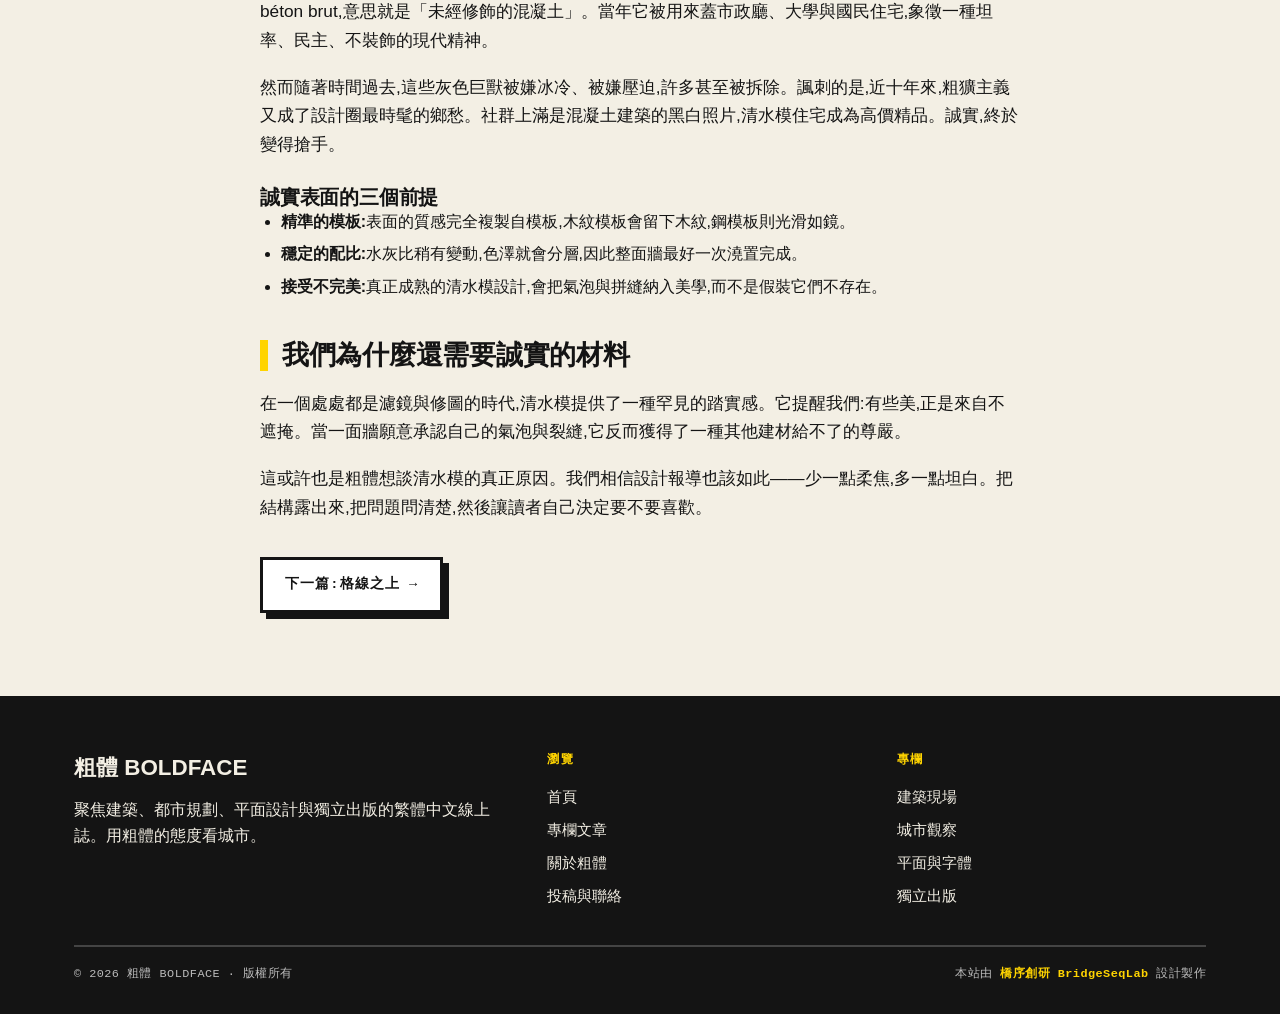
<file: article-concrete.html>
<!DOCTYPE html>
<html lang="zh-Hant">
<head>
<meta charset="UTF-8">
<meta name="viewport" content="width=device-width, initial-scale=1">
<title>混凝土的誠實:清水模如何說真話｜粗體 BOLDFACE</title>
<meta name="description" content="清水模不貼磚、不上漆,把材料缺陷攤在陽光下。粗體走進三個案場,談清水模的工法倫理、施工風險,以及它為何成為當代建築最誠實的表面。">
<meta name="keywords" content="清水模,清水混凝土,粗獷主義,建築工法,板模,材料誠實,當代建築">
<link rel="canonical" href="https://izzo24.github.io/boldface-mag/article-concrete.html">
<meta property="og:type" content="article">
<meta property="og:site_name" content="粗體 BOLDFACE">
<meta property="og:title" content="混凝土的誠實:清水模如何說真話">
<meta property="og:description" content="不貼磚、不上漆,把材料的所有缺陷攤在陽光下。清水模是一種倫理,也是一種冒險。">
<meta property="og:url" content="https://izzo24.github.io/boldface-mag/article-concrete.html">
<meta property="og:image" content="https://izzo24.github.io/boldface-mag/images/concrete.webp">
<meta name="twitter:card" content="summary_large_image">
<meta name="theme-color" content="#ffd400">
<link rel="icon" href="./logo.svg" type="image/svg+xml">
<link rel="stylesheet" href="./css/style.css">
<script type="application/ld+json">
{
  "@context":"https://schema.org",
  "@graph":[
    {
      "@type":"Article",
      "headline":"混凝土的誠實:清水模如何說真話",
      "description":"清水模不貼磚、不上漆,把材料缺陷攤在陽光下。談清水模的工法倫理、施工風險與當代意義。",
      "inLanguage":"zh-Hant",
      "image":"https://izzo24.github.io/boldface-mag/images/concrete.webp",
      "datePublished":"2026-06-12",
      "dateModified":"2026-06-12",
      "author":{"@type":"Person","name":"林沂蓁"},
      "publisher":{"@type":"Organization","name":"粗體 BOLDFACE","logo":{"@type":"ImageObject","url":"https://izzo24.github.io/boldface-mag/logo.svg"}},
      "mainEntityOfPage":"https://izzo24.github.io/boldface-mag/article-concrete.html",
      "articleSection":"建築現場"
    },
    {
      "@type":"BreadcrumbList",
      "itemListElement":[
        {"@type":"ListItem","position":1,"name":"首頁","item":"https://izzo24.github.io/boldface-mag/index.html"},
        {"@type":"ListItem","position":2,"name":"專欄文章","item":"https://izzo24.github.io/boldface-mag/articles.html"},
        {"@type":"ListItem","position":3,"name":"混凝土的誠實","item":"https://izzo24.github.io/boldface-mag/article-concrete.html"}
      ]
    }
  ]
}
</script>
</head>
<body>
<a class="skip" href="#main">跳到主要內容</a>
<header class="site">
  <div class="wrap nav">
    <a class="brand" href="./index.html" aria-label="粗體 BOLDFACE 首頁">
      <svg width="34" height="34" viewBox="0 0 120 120" aria-hidden="true"><rect x="6" y="6" width="108" height="108" fill="#ffd400" stroke="#141414" stroke-width="6"/><rect x="18" y="18" width="84" height="84" fill="#141414"/><path d="M36 32h26c11 0 18 6 18 15 0 6-3 10-8 12 7 2 11 7 11 14 0 10-8 16-21 16H36V32zm14 13v13h9c5 0 8-2 8-6 0-5-3-7-9-7h-8zm0 25v14h11c6 0 9-3 9-7 0-5-4-7-10-7H50z" fill="#ffd400"/></svg>
      <span class="zh">粗體</span><span class="en">BOLDFACE</span>
    </a>
    <nav aria-label="主選單">
      <button class="navtoggle" aria-expanded="false" aria-controls="primary-menu">選單 ≡</button>
      <ul id="primary-menu">
        <li><a href="./index.html">首頁</a></li>
        <li><a href="./articles.html">專欄文章</a></li>
        <li><a href="./about.html">關於</a></li>
        <li><a href="./contact.html">投稿聯絡</a></li>
      </ul>
    </nav>
  </div>
</header>

<main id="main">
<div class="wrap"><nav class="crumbs" aria-label="麵包屑"><a href="./index.html">首頁</a> / <a href="./articles.html">專欄文章</a> / 混凝土的誠實</nav></div>

<article class="article" style="padding:24px 0 64px">
  <span class="tag alt">建築現場</span>
  <h1 style="margin:16px 0 18px">混凝土的誠實:<br>清水模如何說真話</h1>
  <div class="byline">
    <span>文 / 林沂蓁</span><span>2026.06.12</span><span>閱讀 6 分鐘</span>
  </div>
  <div class="hero-img"><img src="./images/concrete.webp" alt="清水模住宅室內,牆面留有板模拼縫與螺栓孔,搭配一張紅色單椅" width="900" height="506"></div>

  <div class="article-body">
    <p class="lead">大多數建材都在說謊。磁磚假裝自己是石頭,塗料假裝牆面很平整,木皮假裝底下是實木。清水模不一樣——它把自己的製造過程,原封不動地留在表面上。</p>

    <p>所謂清水模,是指拆掉模板之後不再做任何修飾的混凝土表面。你看到的板模拼縫、螺栓留下的圓孔、骨料的細微氣泡,全都是真的。它沒有第二層皮膚可以遮掩,因此任何施工的失誤都會永久地凝固在那裡。這是一種近乎殘酷的誠實。</p>

    <h2>誠實,是一種昂貴的選擇</h2>
    <p>正因為沒有修飾的餘地,清水模對工法的要求極高。模板必須平整、接縫必須精算、混凝土的配比與澆置速度必須嚴格控制,連拆模的時機都會影響最終的色澤。一旦出現蜂窩、冷縫或色差,幾乎無法挽救——只能打掉重做。</p>
    <p>我們走訪了北部三個正在施工的清水模案場。在其中一處,工地主任指著一面剛拆模的牆,語氣裡有驕傲也有後怕:「這面牆我們澆了一次就成功,但旁邊那面失敗了兩次。」誠實的表面,背後是反覆的試錯與不便宜的代價。</p>

    <blockquote>「清水模沒有 Ctrl+Z。你倒下去的那一刻,就是定稿。」</blockquote>

    <h2>從巨獸到鄉愁</h2>
    <p>把混凝土當成最終表面的做法,可以追溯到二十世紀中葉的粗獷主義(Brutalism)。這個詞來自法文的 béton brut,意思就是「未經修飾的混凝土」。當年它被用來蓋市政廳、大學與國民住宅,象徵一種坦率、民主、不裝飾的現代精神。</p>
    <p>然而隨著時間過去,這些灰色巨獸被嫌冰冷、被嫌壓迫,許多甚至被拆除。諷刺的是,近十年來,粗獷主義又成了設計圈最時髦的鄉愁。社群上滿是混凝土建築的黑白照片,清水模住宅成為高價精品。誠實,終於變得搶手。</p>

    <h3>誠實表面的三個前提</h3>
    <ul>
      <li><strong>精準的模板:</strong>表面的質感完全複製自模板,木紋模板會留下木紋,鋼模板則光滑如鏡。</li>
      <li><strong>穩定的配比:</strong>水灰比稍有變動,色澤就會分層,因此整面牆最好一次澆置完成。</li>
      <li><strong>接受不完美:</strong>真正成熟的清水模設計,會把氣泡與拼縫納入美學,而不是假裝它們不存在。</li>
    </ul>

    <h2>我們為什麼還需要誠實的材料</h2>
    <p>在一個處處都是濾鏡與修圖的時代,清水模提供了一種罕見的踏實感。它提醒我們:有些美,正是來自不遮掩。當一面牆願意承認自己的氣泡與裂縫,它反而獲得了一種其他建材給不了的尊嚴。</p>
    <p>這或許也是粗體想談清水模的真正原因。我們相信設計報導也該如此——少一點柔焦,多一點坦白。把結構露出來,把問題問清楚,然後讓讀者自己決定要不要喜歡。</p>

    <p style="margin-top:36px"><a class="btn" href="./article-citygrid.html">下一篇:格線之上 →</a></p>
  </div>
</article>
</main>

<footer class="site">
  <div class="wrap">
    <div class="cols">
      <div>
        <div class="fbrand">粗體 BOLDFACE</div>
        <p>聚焦建築、都市規劃、平面設計與獨立出版的繁體中文線上誌。用粗體的態度看城市。</p>
      </div>
      <div>
        <h4>瀏覽</h4>
        <ul>
          <li><a href="./index.html">首頁</a></li>
          <li><a href="./articles.html">專欄文章</a></li>
          <li><a href="./about.html">關於粗體</a></li>
          <li><a href="./contact.html">投稿與聯絡</a></li>
        </ul>
      </div>
      <div>
        <h4>專欄</h4>
        <ul>
          <li><a href="./article-concrete.html">建築現場</a></li>
          <li><a href="./article-citygrid.html">城市觀察</a></li>
          <li><a href="./articles.html">平面與字體</a></li>
          <li><a href="./articles.html">獨立出版</a></li>
        </ul>
      </div>
    </div>
    <div class="colophon">
      <span>© <span id="year">2026</span> 粗體 BOLDFACE · 版權所有</span>
      <span>本站由 <b>橋序創研 BridgeSeqLab</b> 設計製作</span>
    </div>
  </div>
</footer>
<script src="./js/main.js"></script>
</body>
</html>
</file>
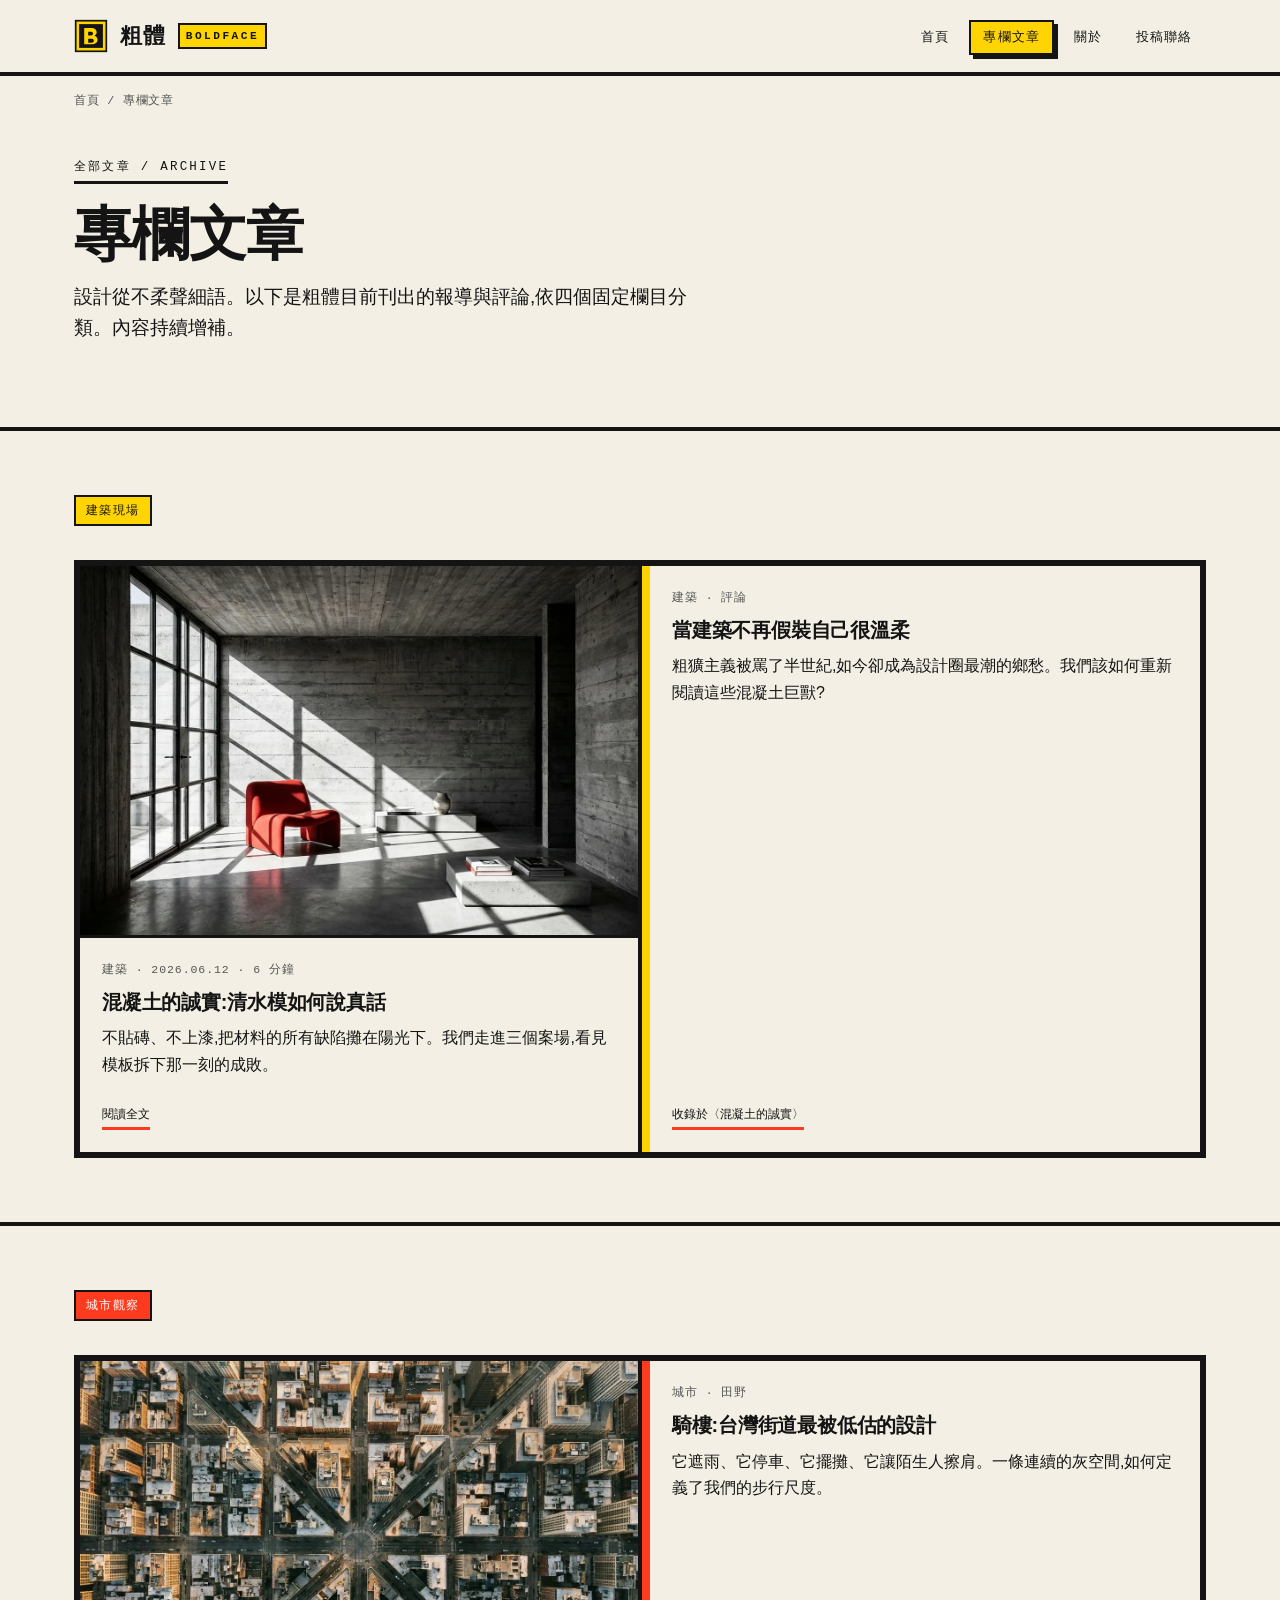
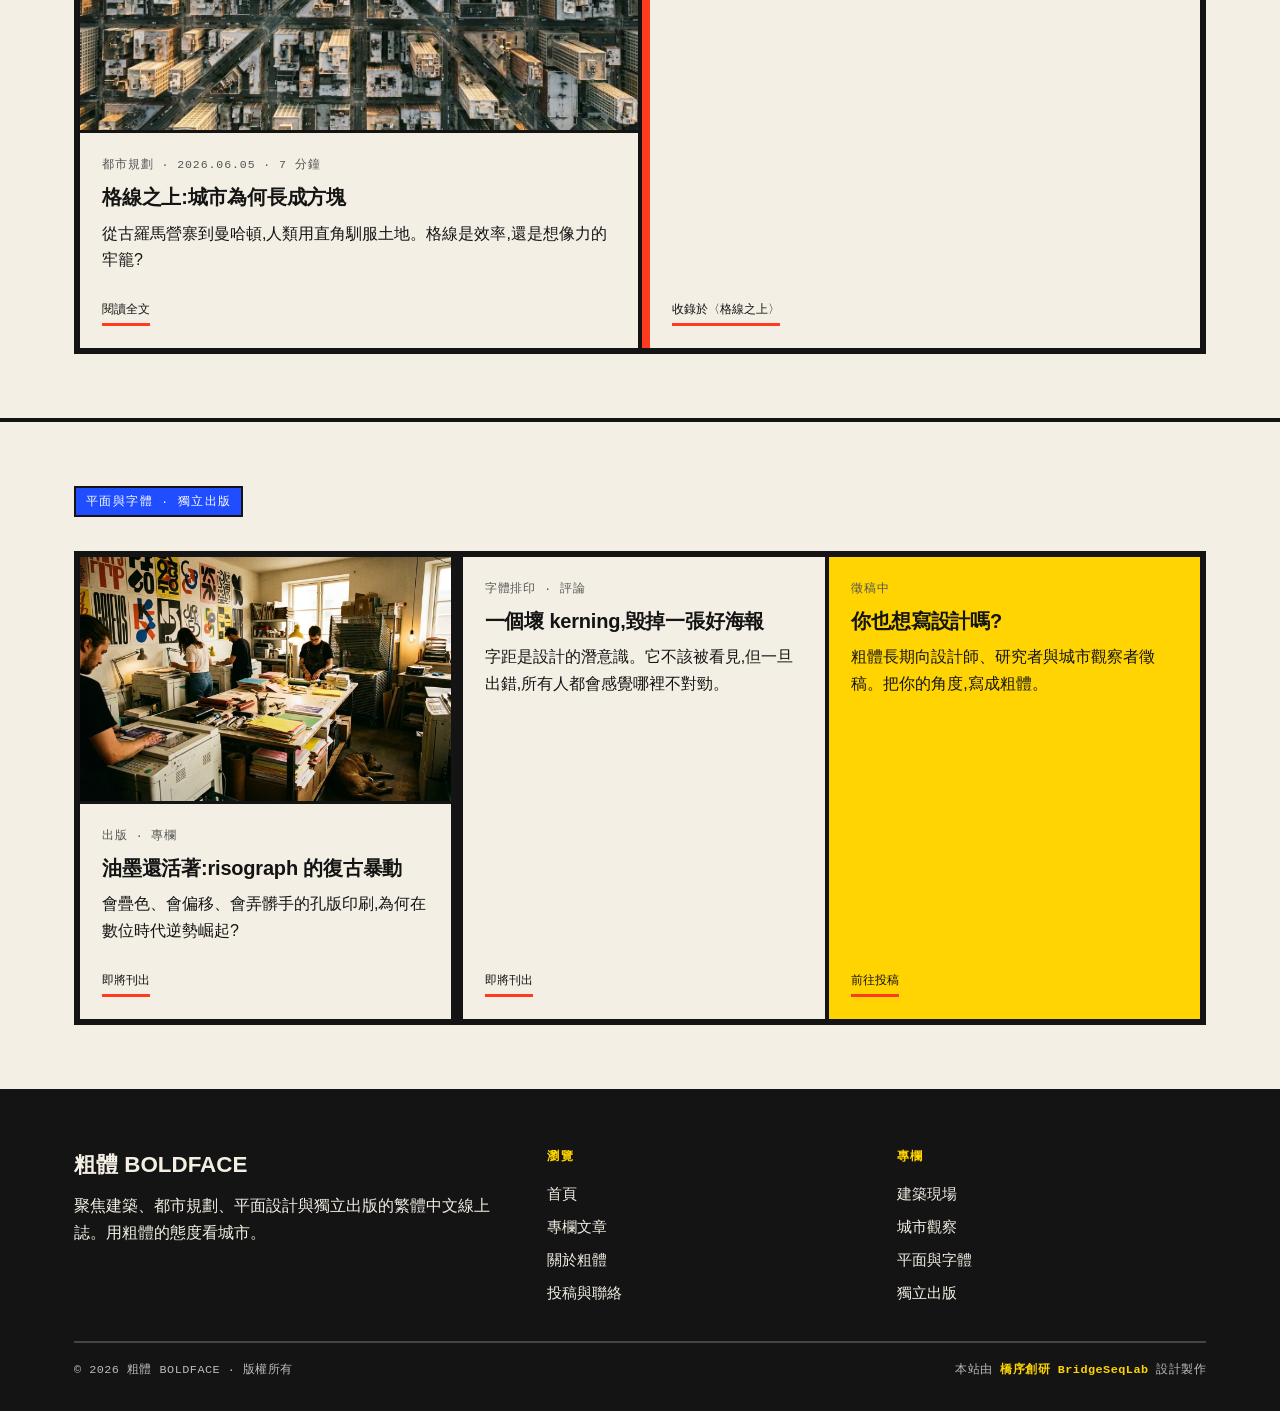
<file: articles.html>
<!DOCTYPE html>
<html lang="zh-Hant">
<head>
<meta charset="UTF-8">
<meta name="viewport" content="width=device-width, initial-scale=1">
<title>專欄文章｜粗體 BOLDFACE</title>
<meta name="description" content="瀏覽粗體全部專欄文章:建築現場、城市觀察、平面與字體、獨立出版。每一篇都帶著立場的設計報導。">
<meta name="keywords" content="設計文章,建築報導,城市觀察,字體排印,平面設計,獨立出版,專欄">
<link rel="canonical" href="https://izzo24.github.io/boldface-mag/articles.html">
<meta property="og:type" content="website">
<meta property="og:site_name" content="粗體 BOLDFACE">
<meta property="og:title" content="專欄文章｜粗體 BOLDFACE">
<meta property="og:description" content="瀏覽全部專欄:建築現場、城市觀察、平面與字體、獨立出版。">
<meta property="og:url" content="https://izzo24.github.io/boldface-mag/articles.html">
<meta property="og:image" content="https://izzo24.github.io/boldface-mag/images/citygrid.webp">
<meta name="twitter:card" content="summary_large_image">
<meta name="theme-color" content="#ffd400">
<link rel="icon" href="./logo.svg" type="image/svg+xml">
<link rel="stylesheet" href="./css/style.css">
<script type="application/ld+json">
{
  "@context":"https://schema.org",
  "@graph":[
    {
      "@type":"CollectionPage",
      "@id":"https://izzo24.github.io/boldface-mag/articles.html",
      "name":"專欄文章",
      "inLanguage":"zh-Hant",
      "url":"https://izzo24.github.io/boldface-mag/articles.html",
      "isPartOf":{"@id":"https://izzo24.github.io/boldface-mag/#website"}
    },
    {
      "@type":"BreadcrumbList",
      "itemListElement":[
        {"@type":"ListItem","position":1,"name":"首頁","item":"https://izzo24.github.io/boldface-mag/index.html"},
        {"@type":"ListItem","position":2,"name":"專欄文章","item":"https://izzo24.github.io/boldface-mag/articles.html"}
      ]
    }
  ]
}
</script>
</head>
<body>
<a class="skip" href="#main">跳到主要內容</a>
<header class="site">
  <div class="wrap nav">
    <a class="brand" href="./index.html" aria-label="粗體 BOLDFACE 首頁">
      <svg width="34" height="34" viewBox="0 0 120 120" aria-hidden="true"><rect x="6" y="6" width="108" height="108" fill="#ffd400" stroke="#141414" stroke-width="6"/><rect x="18" y="18" width="84" height="84" fill="#141414"/><path d="M36 32h26c11 0 18 6 18 15 0 6-3 10-8 12 7 2 11 7 11 14 0 10-8 16-21 16H36V32zm14 13v13h9c5 0 8-2 8-6 0-5-3-7-9-7h-8zm0 25v14h11c6 0 9-3 9-7 0-5-4-7-10-7H50z" fill="#ffd400"/></svg>
      <span class="zh">粗體</span><span class="en">BOLDFACE</span>
    </a>
    <nav aria-label="主選單">
      <button class="navtoggle" aria-expanded="false" aria-controls="primary-menu">選單 ≡</button>
      <ul id="primary-menu">
        <li><a href="./index.html">首頁</a></li>
        <li><a href="./articles.html" aria-current="page">專欄文章</a></li>
        <li><a href="./about.html">關於</a></li>
        <li><a href="./contact.html">投稿聯絡</a></li>
      </ul>
    </nav>
  </div>
</header>

<main id="main">
<div class="wrap"><nav class="crumbs" aria-label="麵包屑"><a href="./index.html">首頁</a> / 專欄文章</nav></div>

<section style="padding-top:24px">
  <div class="wrap">
    <span class="kicker">全部文章 / Archive</span>
    <h1 style="font-size:clamp(2.2rem,5vw,3.6rem)">專欄文章</h1>
    <p class="lead" style="max-width:60ch;margin-top:14px">設計從不柔聲細語。以下是粗體目前刊出的報導與評論,依四個固定欄目分類。內容持續增補。</p>
  </div>
</section>

<section>
  <div class="wrap">
    <div class="section-head"><div><span class="tag alt">建築現場</span></div></div>
    <div class="cards two">
      <a class="card" href="./article-concrete.html">
        <div class="thumb"><img src="./images/concrete.webp" alt="清水模住宅室內,板模痕跡與紅色單椅" width="600" height="400"></div>
        <div class="body">
          <span class="meta">建築 · 2026.06.12 · 6 分鐘</span>
          <h3>混凝土的誠實:清水模如何說真話</h3>
          <p>不貼磚、不上漆,把材料的所有缺陷攤在陽光下。我們走進三個案場,看見模板拆下那一刻的成敗。</p>
          <span class="more">閱讀全文</span>
        </div>
      </a>
      <a class="card" href="./article-concrete.html">
        <div class="body" style="border-left:8px solid var(--accent)">
          <span class="meta">建築 · 評論</span>
          <h3>當建築不再假裝自己很溫柔</h3>
          <p>粗獷主義被罵了半世紀,如今卻成為設計圈最潮的鄉愁。我們該如何重新閱讀這些混凝土巨獸?</p>
          <span class="more">收錄於〈混凝土的誠實〉</span>
        </div>
      </a>
    </div>
  </div>
</section>

<section>
  <div class="wrap">
    <div class="section-head"><div><span class="tag red">城市觀察</span></div></div>
    <div class="cards two">
      <a class="card" href="./article-citygrid.html">
        <div class="thumb"><img src="./images/citygrid.webp" alt="高空俯瞰城市方格街廓" width="600" height="400"></div>
        <div class="body">
          <span class="meta">都市規劃 · 2026.06.05 · 7 分鐘</span>
          <h3>格線之上:城市為何長成方塊</h3>
          <p>從古羅馬營寨到曼哈頓,人類用直角馴服土地。格線是效率,還是想像力的牢籠?</p>
          <span class="more">閱讀全文</span>
        </div>
      </a>
      <a class="card" href="./article-citygrid.html">
        <div class="body" style="border-left:8px solid var(--accent-2)">
          <span class="meta">城市 · 田野</span>
          <h3>騎樓:台灣街道最被低估的設計</h3>
          <p>它遮雨、它停車、它擺攤、它讓陌生人擦肩。一條連續的灰空間,如何定義了我們的步行尺度。</p>
          <span class="more">收錄於〈格線之上〉</span>
        </div>
      </a>
    </div>
  </div>
</section>

<section>
  <div class="wrap">
    <div class="section-head"><div><span class="tag blue">平面與字體 · 獨立出版</span></div></div>
    <div class="cards">
      <a class="card" href="./article-citygrid.html">
        <div class="thumb"><img src="./images/riso.webp" alt="獨立 risograph 印刷工作室,牆上貼滿粗體海報" width="600" height="400"></div>
        <div class="body">
          <span class="meta">出版 · 專欄</span>
          <h3>油墨還活著:risograph 的復古暴動</h3>
          <p>會疊色、會偏移、會弄髒手的孔版印刷,為何在數位時代逆勢崛起?</p>
          <span class="more">即將刊出</span>
        </div>
      </a>
      <a class="card" href="./article-citygrid.html">
        <div class="body" style="border-left:8px solid var(--ink)">
          <span class="meta">字體排印 · 評論</span>
          <h3>一個壞 kerning,毀掉一張好海報</h3>
          <p>字距是設計的潛意識。它不該被看見,但一旦出錯,所有人都會感覺哪裡不對勁。</p>
          <span class="more">即將刊出</span>
        </div>
      </a>
      <a class="card" href="./contact.html">
        <div class="body fill" style="background:var(--accent)">
          <span class="meta">徵稿中</span>
          <h3>你也想寫設計嗎?</h3>
          <p>粗體長期向設計師、研究者與城市觀察者徵稿。把你的角度,寫成粗體。</p>
          <span class="more">前往投稿</span>
        </div>
      </a>
    </div>
  </div>
</section>
</main>

<footer class="site">
  <div class="wrap">
    <div class="cols">
      <div>
        <div class="fbrand">粗體 BOLDFACE</div>
        <p>聚焦建築、都市規劃、平面設計與獨立出版的繁體中文線上誌。用粗體的態度看城市。</p>
      </div>
      <div>
        <h4>瀏覽</h4>
        <ul>
          <li><a href="./index.html">首頁</a></li>
          <li><a href="./articles.html">專欄文章</a></li>
          <li><a href="./about.html">關於粗體</a></li>
          <li><a href="./contact.html">投稿與聯絡</a></li>
        </ul>
      </div>
      <div>
        <h4>專欄</h4>
        <ul>
          <li><a href="./article-concrete.html">建築現場</a></li>
          <li><a href="./article-citygrid.html">城市觀察</a></li>
          <li><a href="./articles.html">平面與字體</a></li>
          <li><a href="./articles.html">獨立出版</a></li>
        </ul>
      </div>
    </div>
    <div class="colophon">
      <span>© <span id="year">2026</span> 粗體 BOLDFACE · 版權所有</span>
      <span>本站由 <b>橋序創研 BridgeSeqLab</b> 設計製作</span>
    </div>
  </div>
</footer>
<script src="./js/main.js"></script>
</body>
</html>
</file>
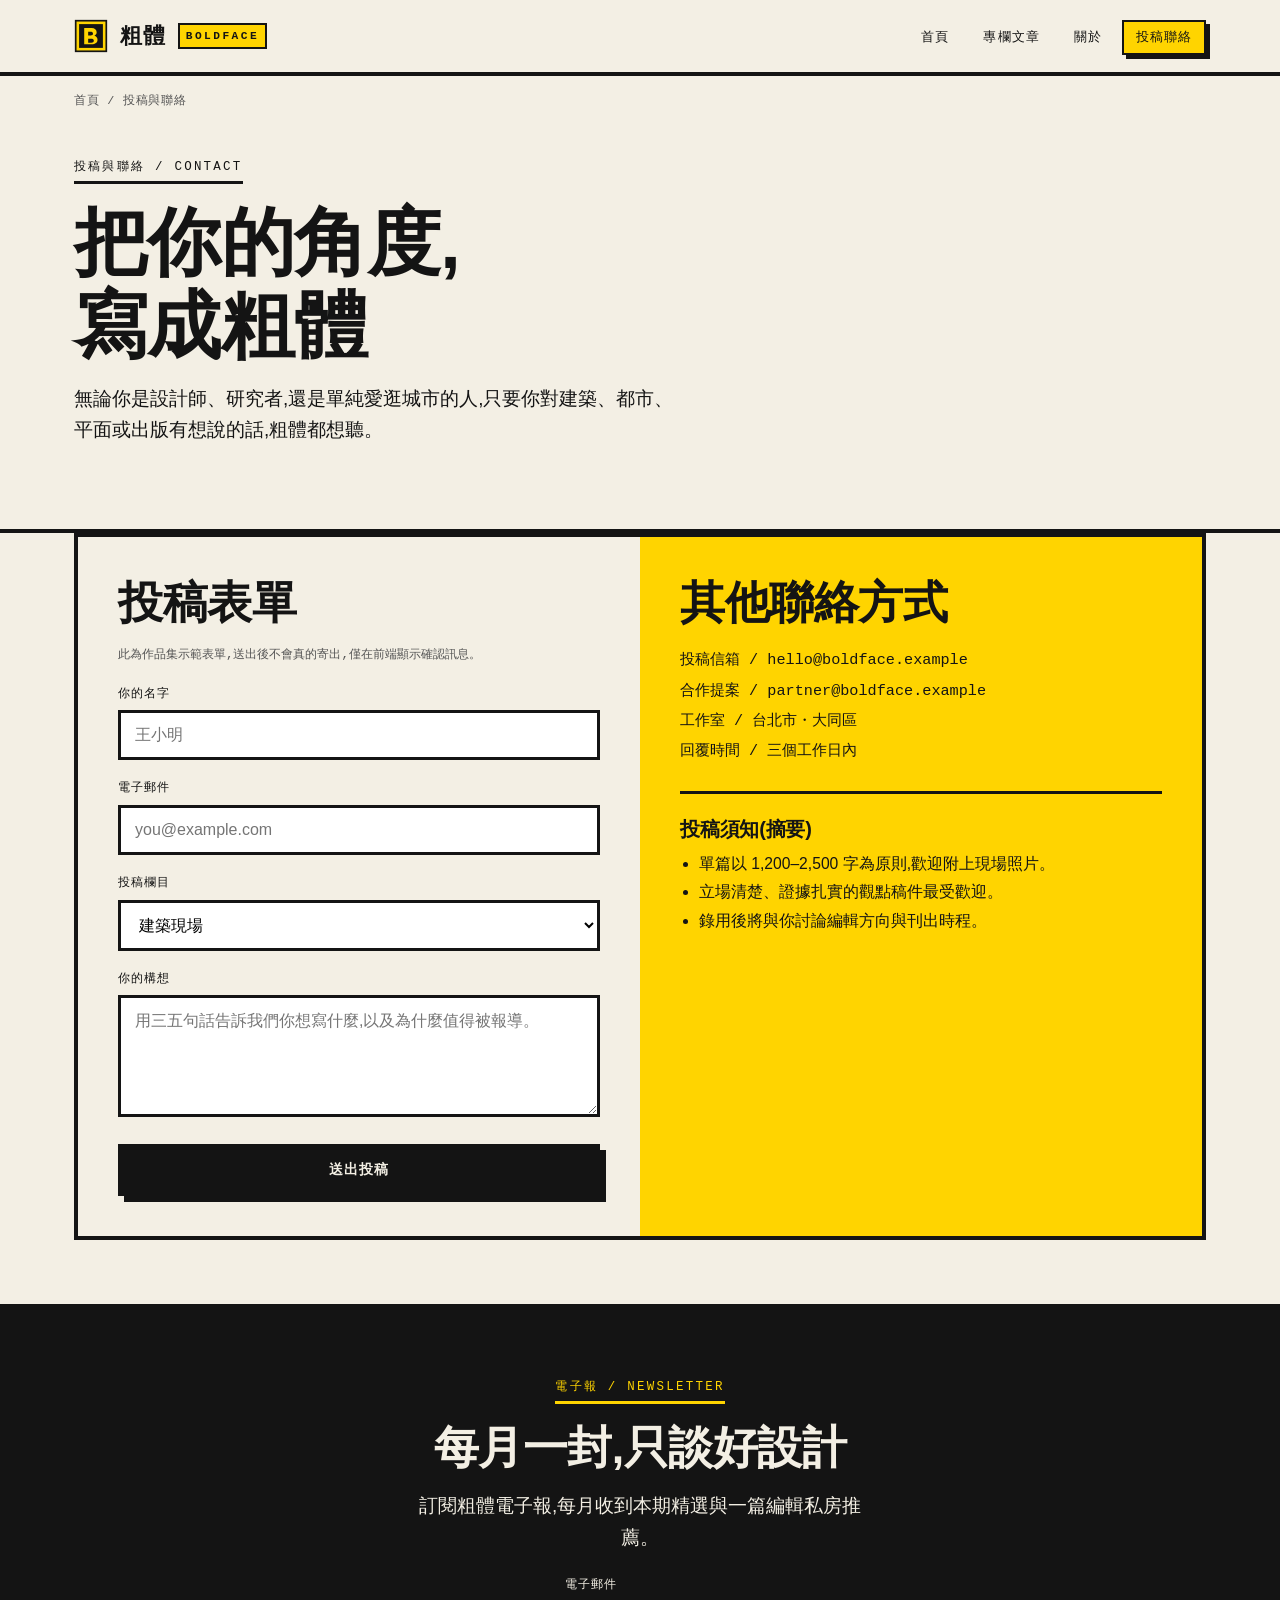
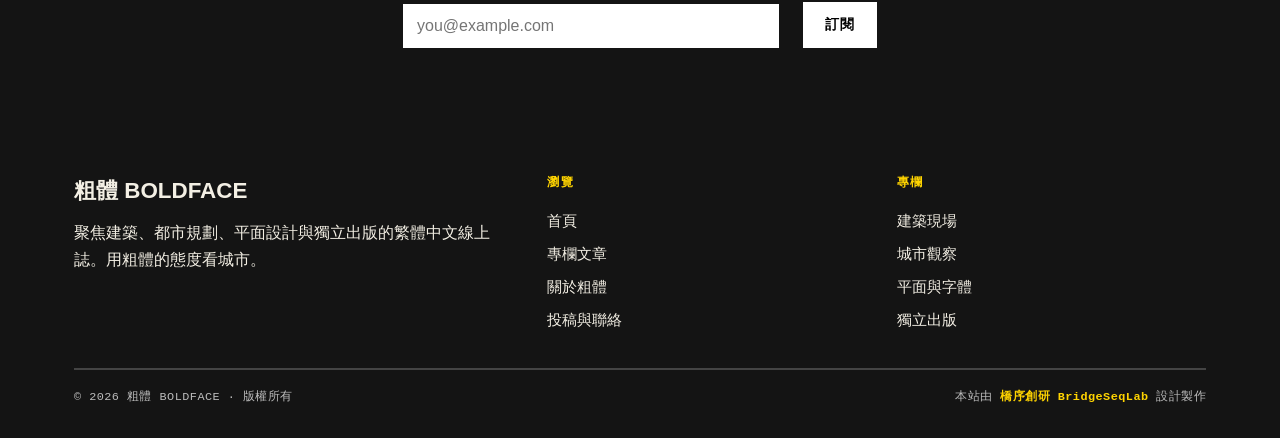
<file: contact.html>
<!DOCTYPE html>
<html lang="zh-Hant">
<head>
<meta charset="UTF-8">
<meta name="viewport" content="width=device-width, initial-scale=1">
<title>投稿與聯絡｜粗體 BOLDFACE</title>
<meta name="description" content="向粗體投稿、提案合作或推薦選題。我們長期向設計師、研究者與城市觀察者徵稿,也歡迎讀者訂閱每月電子報。">
<meta name="keywords" content="粗體投稿,設計徵稿,媒體合作,聯絡我們,設計電子報,投稿須知">
<link rel="canonical" href="https://izzo24.github.io/boldface-mag/contact.html">
<meta property="og:type" content="website">
<meta property="og:site_name" content="粗體 BOLDFACE">
<meta property="og:title" content="投稿與聯絡｜粗體 BOLDFACE">
<meta property="og:description" content="向粗體投稿、提案合作或推薦選題,也歡迎訂閱每月電子報。">
<meta property="og:url" content="https://izzo24.github.io/boldface-mag/contact.html">
<meta property="og:image" content="https://izzo24.github.io/boldface-mag/images/riso.webp">
<meta name="twitter:card" content="summary_large_image">
<meta name="theme-color" content="#ffd400">
<link rel="icon" href="./logo.svg" type="image/svg+xml">
<link rel="stylesheet" href="./css/style.css">
<script type="application/ld+json">
{
  "@context":"https://schema.org",
  "@graph":[
    {
      "@type":"ContactPage",
      "name":"投稿與聯絡",
      "inLanguage":"zh-Hant",
      "url":"https://izzo24.github.io/boldface-mag/contact.html",
      "isPartOf":{"@id":"https://izzo24.github.io/boldface-mag/#website"}
    },
    {
      "@type":"BreadcrumbList",
      "itemListElement":[
        {"@type":"ListItem","position":1,"name":"首頁","item":"https://izzo24.github.io/boldface-mag/index.html"},
        {"@type":"ListItem","position":2,"name":"投稿與聯絡","item":"https://izzo24.github.io/boldface-mag/contact.html"}
      ]
    }
  ]
}
</script>
</head>
<body>
<a class="skip" href="#main">跳到主要內容</a>
<header class="site">
  <div class="wrap nav">
    <a class="brand" href="./index.html" aria-label="粗體 BOLDFACE 首頁">
      <svg width="34" height="34" viewBox="0 0 120 120" aria-hidden="true"><rect x="6" y="6" width="108" height="108" fill="#ffd400" stroke="#141414" stroke-width="6"/><rect x="18" y="18" width="84" height="84" fill="#141414"/><path d="M36 32h26c11 0 18 6 18 15 0 6-3 10-8 12 7 2 11 7 11 14 0 10-8 16-21 16H36V32zm14 13v13h9c5 0 8-2 8-6 0-5-3-7-9-7h-8zm0 25v14h11c6 0 9-3 9-7 0-5-4-7-10-7H50z" fill="#ffd400"/></svg>
      <span class="zh">粗體</span><span class="en">BOLDFACE</span>
    </a>
    <nav aria-label="主選單">
      <button class="navtoggle" aria-expanded="false" aria-controls="primary-menu">選單 ≡</button>
      <ul id="primary-menu">
        <li><a href="./index.html">首頁</a></li>
        <li><a href="./articles.html">專欄文章</a></li>
        <li><a href="./about.html">關於</a></li>
        <li><a href="./contact.html" aria-current="page">投稿聯絡</a></li>
      </ul>
    </nav>
  </div>
</header>

<main id="main">
<div class="wrap"><nav class="crumbs" aria-label="麵包屑"><a href="./index.html">首頁</a> / 投稿與聯絡</nav></div>

<section style="padding-top:24px">
  <div class="wrap">
    <span class="kicker">投稿與聯絡 / Contact</span>
    <h1>把你的角度,<br>寫成粗體</h1>
    <p class="lead" style="max-width:58ch;margin-top:16px">無論你是設計師、研究者,還是單純愛逛城市的人,只要你對建築、都市、平面或出版有想說的話,粗體都想聽。</p>
  </div>
</section>

<section style="padding-top:0">
  <div class="wrap">
    <div class="split">
      <div class="pane">
        <h2>投稿表單</h2>
        <p class="note" style="margin-bottom:18px">此為作品集示範表單,送出後不會真的寄出,僅在前端顯示確認訊息。</p>
        <form class="form" data-demo novalidate>
          <div class="field">
            <label for="name">你的名字</label>
            <input id="name" name="name" type="text" placeholder="王小明" required>
          </div>
          <div class="field">
            <label for="email">電子郵件</label>
            <input id="email" name="email" type="email" placeholder="you@example.com" required>
          </div>
          <div class="field">
            <label for="topic">投稿欄目</label>
            <select id="topic" name="topic">
              <option>建築現場</option>
              <option>城市觀察</option>
              <option>平面與字體</option>
              <option>獨立出版</option>
              <option>其他 / 合作提案</option>
            </select>
          </div>
          <div class="field">
            <label for="msg">你的構想</label>
            <textarea id="msg" name="msg" rows="5" placeholder="用三五句話告訴我們你想寫什麼,以及為什麼值得被報導。"></textarea>
          </div>
          <button class="btn solid" type="submit">送出投稿</button>
          <p class="form-msg note" role="status" style="display:none;border:3px solid var(--ink);background:var(--accent);padding:12px"></p>
        </form>
      </div>
      <div class="pane fill">
        <h2>其他聯絡方式</h2>
        <p style="font-family:var(--mono);font-size:.95rem;line-height:2">
          投稿信箱 / hello@boldface.example<br>
          合作提案 / partner@boldface.example<br>
          工作室 / 台北市・大同區<br>
          回覆時間 / 三個工作日內
        </p>
        <hr style="border:none;border-top:3px solid var(--ink);margin:24px 0">
        <h3>投稿須知(摘要)</h3>
        <ul style="font-size:.98rem;margin:10px 0 0 1.2em;line-height:1.8">
          <li>單篇以 1,200–2,500 字為原則,歡迎附上現場照片。</li>
          <li>立場清楚、證據扎實的觀點稿件最受歡迎。</li>
          <li>錄用後將與你討論編輯方向與刊出時程。</li>
        </ul>
      </div>
    </div>
  </div>
</section>

<section style="background:var(--ink);color:var(--paper);text-align:center">
  <div class="wrap">
    <span class="kicker" style="border-color:var(--accent);color:var(--accent)">電子報 / Newsletter</span>
    <h2 style="color:var(--paper)">每月一封,只談好設計</h2>
    <p class="lead" style="max-width:44ch;margin:0 auto 22px">訂閱粗體電子報,每月收到本期精選與一篇編輯私房推薦。</p>
    <form class="form" data-demo novalidate style="max-width:480px;margin:0 auto;grid-template-columns:1fr auto;align-items:end">
      <div class="field"><label for="sub" style="color:var(--paper)">電子郵件</label><input id="sub" type="email" placeholder="you@example.com"></div>
      <button class="btn" type="submit">訂閱</button>
      <p class="form-msg note" role="status" style="display:none;grid-column:1/-1;border:3px solid var(--accent);background:var(--accent);color:var(--ink);padding:12px"></p>
    </form>
  </div>
</section>
</main>

<footer class="site">
  <div class="wrap">
    <div class="cols">
      <div>
        <div class="fbrand">粗體 BOLDFACE</div>
        <p>聚焦建築、都市規劃、平面設計與獨立出版的繁體中文線上誌。用粗體的態度看城市。</p>
      </div>
      <div>
        <h4>瀏覽</h4>
        <ul>
          <li><a href="./index.html">首頁</a></li>
          <li><a href="./articles.html">專欄文章</a></li>
          <li><a href="./about.html">關於粗體</a></li>
          <li><a href="./contact.html">投稿與聯絡</a></li>
        </ul>
      </div>
      <div>
        <h4>專欄</h4>
        <ul>
          <li><a href="./article-concrete.html">建築現場</a></li>
          <li><a href="./article-citygrid.html">城市觀察</a></li>
          <li><a href="./articles.html">平面與字體</a></li>
          <li><a href="./articles.html">獨立出版</a></li>
        </ul>
      </div>
    </div>
    <div class="colophon">
      <span>© <span id="year">2026</span> 粗體 BOLDFACE · 版權所有</span>
      <span>本站由 <b>橋序創研 BridgeSeqLab</b> 設計製作</span>
    </div>
  </div>
</footer>
<script src="./js/main.js"></script>
</body>
</html>
</file>
<file: css/style.css>
/* ===========================================================
   粗體誌 BOLDFACE — Neo-Brutalism 設計與城市文化線上誌
   配色與排版全以 CSS 變數控制
   =========================================================== */
:root{
  --ink:#141414;
  --paper:#f3efe4;
  --paper-2:#e7e1d2;
  --accent:#ffd400;   /* 強調黃 */
  --accent-2:#ff3b1f; /* 強調紅 */
  --accent-3:#1f4dff; /* 強調藍 */
  --white:#ffffff;
  --line:#141414;
  --shadow:6px 6px 0 var(--ink);
  --shadow-sm:4px 4px 0 var(--ink);
  --serif:"PingFang TC","Songti TC","Noto Serif TC",serif;
  --sans:"Helvetica Neue",Arial,"PingFang TC","Microsoft JhengHei",sans-serif;
  --mono:"SFMono-Regular",Consolas,"Liberation Mono",Menlo,monospace;
  --maxw:1180px;
}
*{box-sizing:border-box;margin:0;padding:0}
html{scroll-behavior:smooth}
body{
  font-family:var(--sans);
  background:var(--paper);
  color:var(--ink);
  line-height:1.65;
  -webkit-font-smoothing:antialiased;
  text-rendering:optimizeLegibility;
}
img{max-width:100%;display:block}
a{color:inherit;text-decoration:none}
.wrap{max-width:var(--maxw);margin:0 auto;padding:0 24px}

/* ---------- 共用標記 / 標籤 ---------- */
.tag{
  display:inline-block;font-family:var(--mono);font-size:.72rem;
  letter-spacing:.12em;text-transform:uppercase;
  background:var(--ink);color:var(--paper);
  padding:4px 10px;border:2px solid var(--ink);
}
.tag.alt{background:var(--accent);color:var(--ink)}
.tag.red{background:var(--accent-2);color:var(--white)}
.tag.blue{background:var(--accent-3);color:var(--white)}

/* ---------- 頂部導覽 ---------- */
.skip{position:absolute;left:-999px}
.skip:focus{left:8px;top:8px;background:var(--accent);padding:8px;z-index:99;border:2px solid var(--ink)}
header.site{
  border-bottom:4px solid var(--ink);
  background:var(--paper);
  position:sticky;top:0;z-index:50;
}
.nav{display:flex;align-items:center;justify-content:space-between;height:72px}
.brand{display:flex;align-items:center;gap:12px;font-weight:800}
.brand svg{display:block}
.brand .zh{font-size:1.35rem;letter-spacing:.04em}
.brand .en{font-family:var(--mono);font-size:.7rem;letter-spacing:.22em;background:var(--accent);padding:2px 6px;border:2px solid var(--ink)}
.nav ul{list-style:none;display:flex;gap:6px;align-items:center}
.nav ul a{
  font-family:var(--mono);font-size:.82rem;text-transform:uppercase;letter-spacing:.08em;
  padding:8px 12px;border:2px solid transparent;
}
.nav ul a:hover,.nav ul a[aria-current="page"]{border:2px solid var(--ink);background:var(--accent);box-shadow:var(--shadow-sm)}
.navtoggle{display:none;font-family:var(--mono);font-size:.8rem;border:3px solid var(--ink);background:var(--accent);padding:8px 12px;cursor:pointer;text-transform:uppercase}

/* ---------- 區塊標題 ---------- */
.kicker{font-family:var(--mono);font-size:.78rem;letter-spacing:.18em;text-transform:uppercase;display:inline-block;border-bottom:3px solid var(--ink);padding-bottom:4px;margin-bottom:18px}
h1,h2,h3{line-height:1.12;letter-spacing:-.01em}
h1{font-size:clamp(2.4rem,6vw,4.6rem);font-weight:800}
h2{font-size:clamp(1.8rem,3.6vw,2.8rem);font-weight:800;margin-bottom:18px}
h3{font-size:1.25rem;font-weight:800}
p{margin-bottom:1.05em}
.lead{font-size:1.18rem}

/* ---------- Hero ---------- */
.hero{border-bottom:4px solid var(--ink);background:var(--accent)}
.hero-grid{display:grid;grid-template-columns:1.05fr .95fr;min-height:74vh}
.hero-text{padding:56px 48px;display:flex;flex-direction:column;justify-content:center;border-right:4px solid var(--ink)}
.hero-text h1{margin:14px 0 18px}
.hero-text .lead{max-width:46ch}
.hero-media{position:relative;overflow:hidden;background:var(--ink)}
.hero-media img{width:100%;height:100%;object-fit:cover;filter:grayscale(.1) contrast(1.05)}
.hero-cta{display:flex;gap:14px;flex-wrap:wrap;margin-top:26px}

/* ---------- 按鈕 ---------- */
.btn{
  display:inline-block;font-family:var(--mono);text-transform:uppercase;letter-spacing:.08em;
  font-size:.85rem;font-weight:700;padding:14px 22px;border:3px solid var(--ink);
  background:var(--white);box-shadow:var(--shadow);transition:transform .08s,box-shadow .08s;cursor:pointer;
}
.btn:hover{transform:translate(2px,2px);box-shadow:var(--shadow-sm)}
.btn:active{transform:translate(6px,6px);box-shadow:0 0 0 var(--ink)}
.btn.solid{background:var(--ink);color:var(--paper)}
.btn.red{background:var(--accent-2);color:var(--white)}

/* ---------- 區段 ---------- */
section{padding:64px 0;border-bottom:4px solid var(--ink)}
.section-head{display:flex;align-items:flex-end;justify-content:space-between;gap:20px;margin-bottom:34px;flex-wrap:wrap}

/* ---------- 文章卡片格 ---------- */
.cards{display:grid;grid-template-columns:repeat(3,1fr);gap:0;border:4px solid var(--ink);background:var(--ink)}
.cards.two{grid-template-columns:repeat(2,1fr)}
.card{background:var(--paper);border:2px solid var(--ink);display:flex;flex-direction:column}
.card .thumb{aspect-ratio:3/2;overflow:hidden;border-bottom:3px solid var(--ink);background:var(--paper-2)}
.card .thumb img{width:100%;height:100%;object-fit:cover}
.card .body{padding:22px;display:flex;flex-direction:column;gap:10px;flex:1}
.card .meta{font-family:var(--mono);font-size:.72rem;letter-spacing:.08em;text-transform:uppercase;color:#555}
.card h3{margin:2px 0}
.card .more{margin-top:auto;font-family:var(--mono);font-size:.78rem;text-transform:uppercase;border-bottom:3px solid var(--accent-2);align-self:flex-start;padding-bottom:2px}
.card:hover h3{text-decoration:underline;text-decoration-thickness:3px}

/* ---------- 條列特色 ---------- */
.feature-row{display:grid;grid-template-columns:repeat(3,1fr);gap:0;border:4px solid var(--ink)}
.feature{padding:30px;border-right:3px solid var(--ink)}
.feature:last-child{border-right:none}
.feature .num{font-family:var(--mono);font-size:2.4rem;font-weight:800;color:var(--accent-2);line-height:1}
.feature h3{margin:10px 0 8px}

/* ---------- 雙欄 split ---------- */
.split{display:grid;grid-template-columns:1fr 1fr;gap:0;border:4px solid var(--ink);align-items:stretch}
.split .pane{padding:40px}
.split .pane.media{padding:0;background:var(--ink);min-height:340px}
.split .pane.media img{width:100%;height:100%;object-fit:cover}
.split .pane.fill{background:var(--accent)}

/* ---------- 文章內文 ---------- */
.article{max-width:760px;margin:0 auto}
.article .hero-img{border:4px solid var(--ink);box-shadow:var(--shadow);margin:8px 0 36px;aspect-ratio:16/9;overflow:hidden}
.article .hero-img img{width:100%;height:100%;object-fit:cover}
.article-body p{font-size:1.08rem}
.article-body h2{margin-top:40px;font-size:1.7rem;border-left:8px solid var(--accent);padding-left:14px}
.article-body h3{margin-top:28px}
.article-body blockquote{border:3px solid var(--ink);background:var(--accent);padding:22px;margin:28px 0;font-size:1.3rem;font-weight:800;box-shadow:var(--shadow-sm)}
.article-body ul{margin:0 0 1.1em 1.3em}
.article-body li{margin-bottom:.4em}
.byline{font-family:var(--mono);font-size:.8rem;text-transform:uppercase;letter-spacing:.06em;display:flex;gap:14px;flex-wrap:wrap;border-top:3px solid var(--ink);border-bottom:3px solid var(--ink);padding:14px 0;margin-bottom:30px}

/* ---------- 麵包屑 ---------- */
.crumbs{font-family:var(--mono);font-size:.74rem;text-transform:uppercase;letter-spacing:.06em;padding:16px 0;color:#555}
.crumbs a:hover{color:var(--ink);text-decoration:underline}

/* ---------- 表單 ---------- */
.form{display:grid;gap:18px;max-width:620px}
.field label{display:block;font-family:var(--mono);font-size:.78rem;text-transform:uppercase;letter-spacing:.08em;margin-bottom:6px}
.field input,.field textarea,.field select{
  width:100%;font-family:var(--sans);font-size:1rem;padding:13px 14px;
  border:3px solid var(--ink);background:var(--white);
}
.field input:focus,.field textarea:focus,.field select:focus{outline:none;box-shadow:var(--shadow-sm);background:#fffef5}
.note{font-family:var(--mono);font-size:.78rem;color:#555}

/* ---------- 跑馬燈 ---------- */
.marquee{overflow:hidden;border-bottom:4px solid var(--ink);background:var(--ink);color:var(--paper)}
.marquee div{display:inline-block;white-space:nowrap;font-family:var(--mono);text-transform:uppercase;letter-spacing:.2em;padding:12px 0;animation:scroll 28s linear infinite;font-size:.82rem}
.marquee span{padding:0 28px}
.marquee span b{color:var(--accent)}
@keyframes scroll{from{transform:translateX(0)}to{transform:translateX(-50%)}}

/* ---------- 頁尾 ---------- */
footer.site{background:var(--ink);color:var(--paper);padding:54px 0 30px}
footer.site .cols{display:grid;grid-template-columns:1.4fr 1fr 1fr;gap:40px;margin-bottom:36px}
footer.site h4{font-family:var(--mono);font-size:.78rem;text-transform:uppercase;letter-spacing:.12em;color:var(--accent);margin-bottom:14px}
footer.site a{color:var(--paper)}
footer.site a:hover{color:var(--accent);text-decoration:underline}
footer.site ul{list-style:none;display:grid;gap:8px;font-size:.95rem}
footer.site .fbrand{font-size:1.4rem;font-weight:800;margin-bottom:10px}
.colophon{border-top:2px solid #444;padding-top:18px;font-family:var(--mono);font-size:.74rem;letter-spacing:.04em;color:#bbb;display:flex;justify-content:space-between;flex-wrap:wrap;gap:10px}
.colophon b{color:var(--accent)}

/* ---------- 404 ---------- */
.err{min-height:60vh;display:flex;flex-direction:column;align-items:center;justify-content:center;text-align:center;padding:60px 24px}
.err .big{font-size:clamp(5rem,18vw,12rem);font-weight:800;line-height:.9;color:var(--accent-2);-webkit-text-stroke:3px var(--ink)}

/* ---------- RWD ---------- */
@media(max-width:900px){
  .hero-grid{grid-template-columns:1fr}
  .hero-text{border-right:none;border-bottom:4px solid var(--ink);padding:40px 24px}
  .hero-media{min-height:46vh}
  .cards,.cards.two{grid-template-columns:1fr}
  .feature-row{grid-template-columns:1fr}
  .feature{border-right:none;border-bottom:3px solid var(--ink)}
  .feature:last-child{border-bottom:none}
  .split{grid-template-columns:1fr}
  .split .pane.media{min-height:240px}
  footer.site .cols{grid-template-columns:1fr;gap:28px}
  .nav ul{
    display:none;position:absolute;top:72px;left:0;right:0;flex-direction:column;gap:0;
    background:var(--paper);border-bottom:4px solid var(--ink);
  }
  .nav ul.open{display:flex}
  .nav ul li{border-top:2px solid var(--ink)}
  .nav ul a{display:block;padding:16px 24px}
  .nav ul a:hover,.nav ul a[aria-current="page"]{box-shadow:none}
  .navtoggle{display:inline-block}
}
@media(max-width:520px){
  .wrap{padding:0 16px}
  .hero-text{padding:32px 16px}
  section{padding:44px 0}
}
</file>
